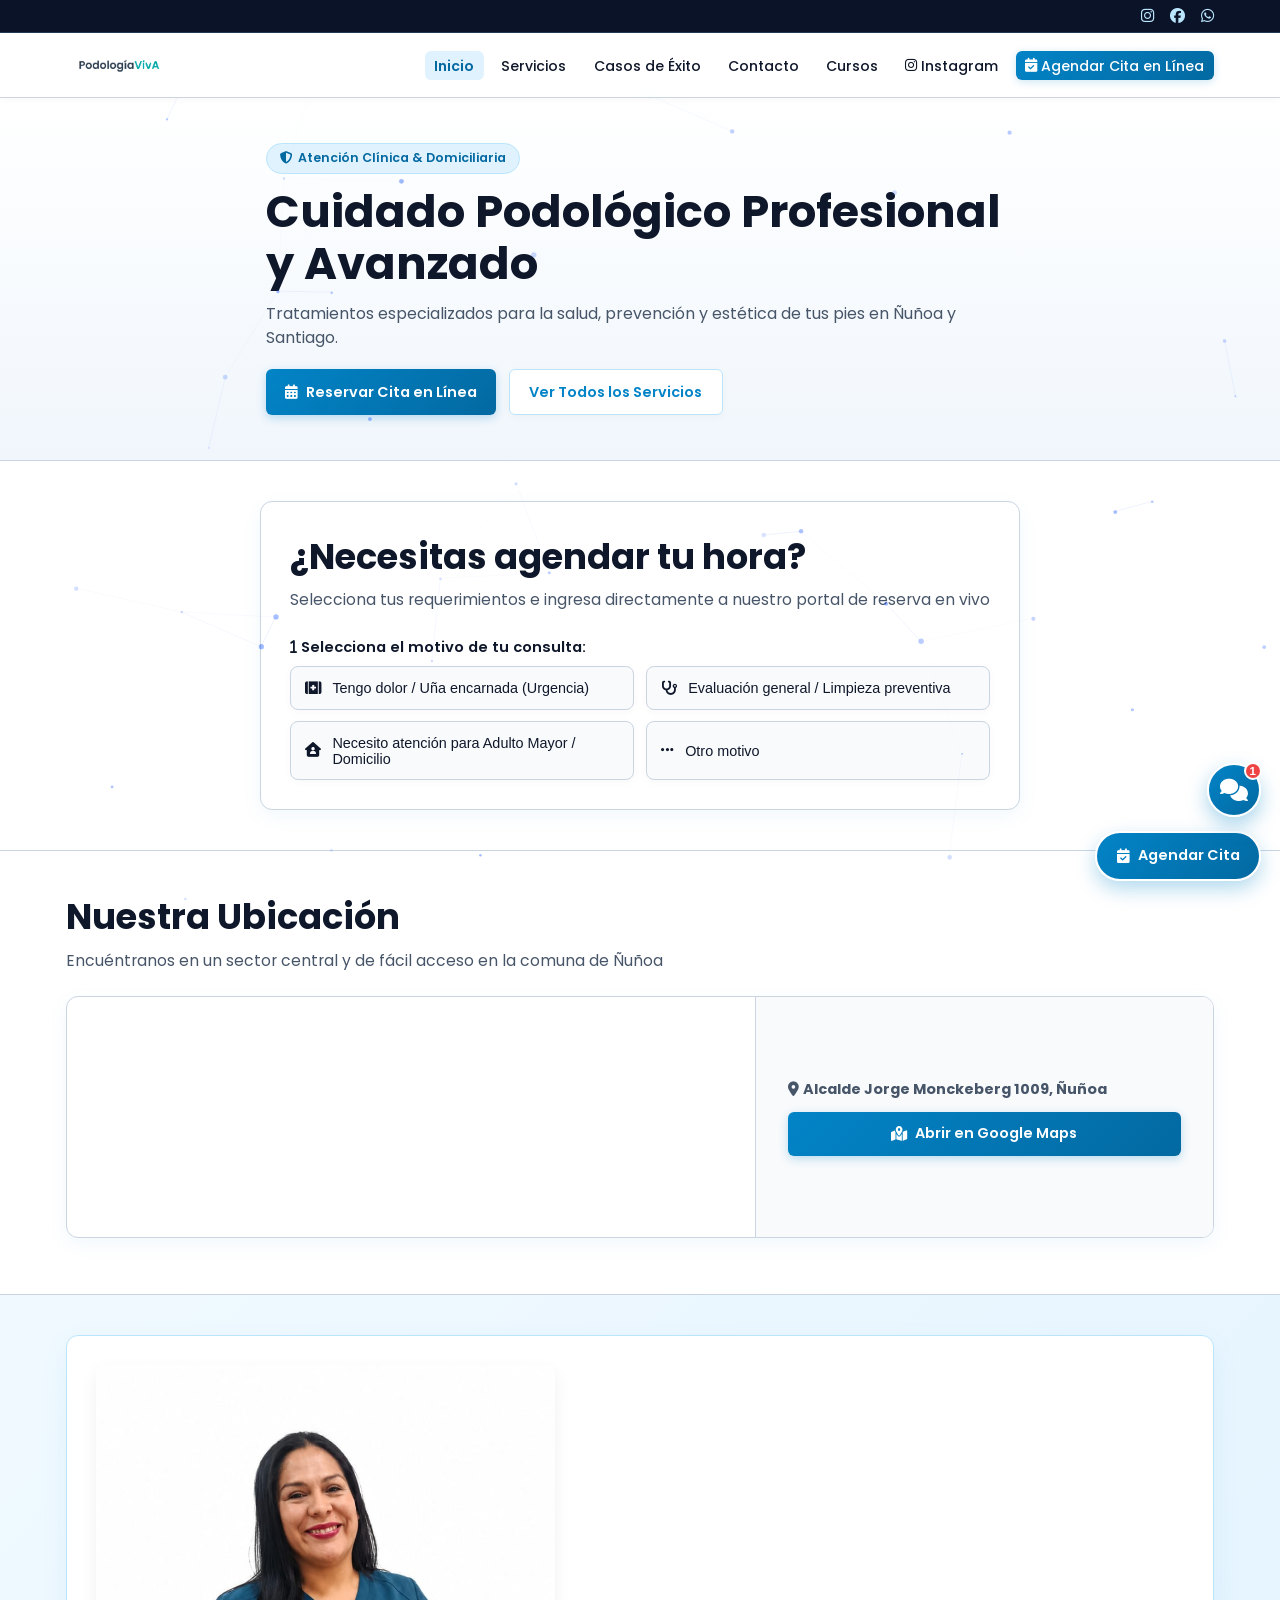
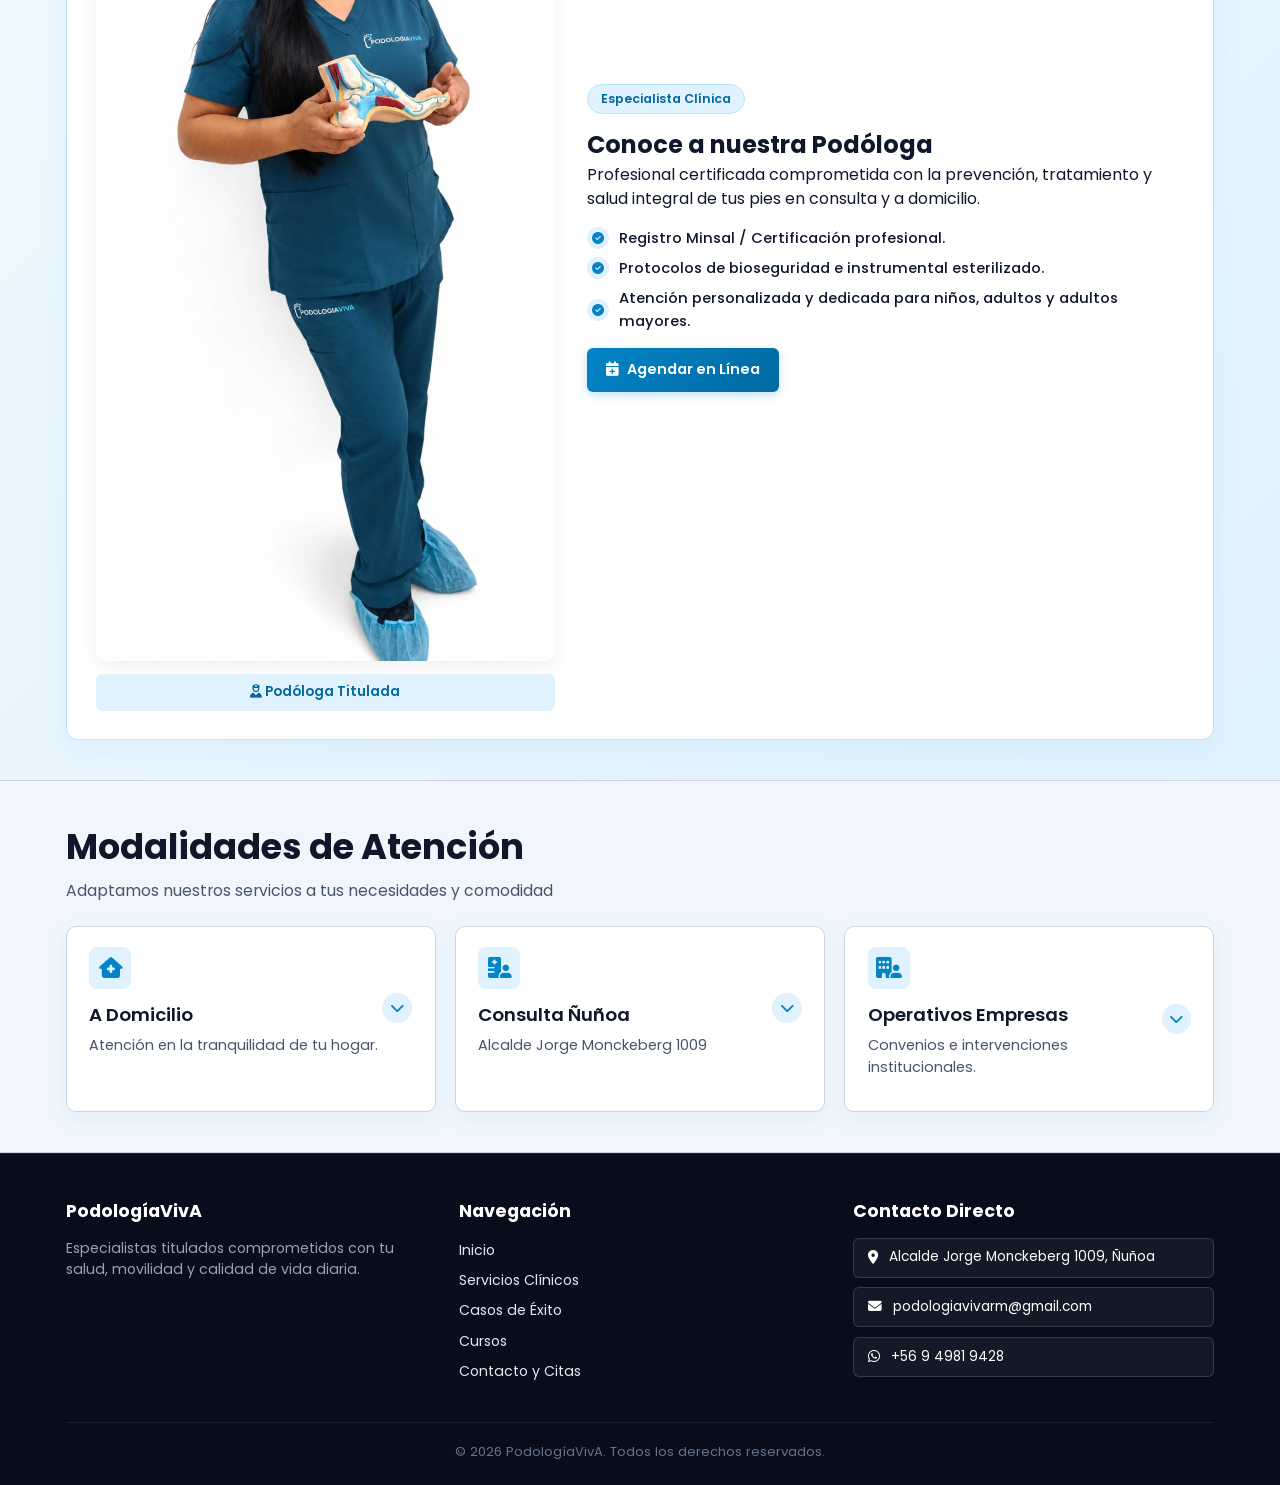
<file: index.html>
<!DOCTYPE html>
<html lang="es">
<head>
    <meta charset="UTF-8">
    <meta name="viewport" content="width=device-width, initial-scale=1.0">
    <title>Podología VivA | Salud y Bienestar en Ñuñoa</title>
    <!-- Google Fonts & Font Awesome -->
    <link href="https://fonts.googleapis.com/css2?family=Poppins:wght@300;400;500;600;700&display=swap" rel="stylesheet">
    <link rel="stylesheet" href="https://cdnjs.cloudflare.com/ajax/libs/font-awesome/6.4.0/css/all.min.css">
    <link rel="stylesheet" href="style.css">
    <link rel="icon" href="logo.png?v=1" type="image/png">
    <meta name="description" content="Podología profesional a domicilio y en consulta clínica en Ñuñoa. Especialistas en uña encarnada, hongos y adulto mayor.">
</head>
<body>

    <!-- Header Top Bar -->
    <header class="top-bar">
        <div class="container top-bar-content">
            <div class="top-socials">
                <a href="https://www.instagram.com/podologiaviva.cl" target="_blank" rel="noopener noreferrer" aria-label="Instagram"><i class="fa-brands fa-instagram"></i></a>
                <a href="https://www.facebook.com/Podologiaviva" target="_blank" rel="noopener noreferrer" aria-label="Facebook"><i class="fa-brands fa-facebook"></i></a>
                <a href="https://wa.me/56949819428?text=Hola%20Podología%20VivA,%20necesito%20agendar%20una%20atención" target="_blank" rel="noopener noreferrer" aria-label="WhatsApp"><i class="fa-brands fa-whatsapp"></i></a>
            </div>
        </div>
    </header>

    <!-- Navbar -->
    <nav class="navbar">
        <div class="container nav-container">
            <a href="index.html" class="logo">
                <img src="logo.png" alt="Podología VivA Logo" class="logo-img">
            </a>
            <ul class="nav-links" id="navLinks">
                <li><a href="index.html" class="active">Inicio</a></li>
                <li><a href="servicios.html">Servicios</a></li>
                <li><a href="casos_de_exito.html">Casos de Éxito</a></li>
                <li><a href="contacto.html">Contacto</a></li>
                <li><a href="cursos.html">Cursos</a></li>
                <li><a href="https://www.instagram.com/podologiaviva.cl" target="_blank" rel="noopener noreferrer" class="nav-ig"><i class="fa-brands fa-instagram"></i> Instagram</a></li>
                <li><a href="https://form-swart-eight.vercel.app/7e6d4e53-a1c4-4816-9393-ec5df99a0ef3" target="_blank" rel="noopener noreferrer" class="btn-nav"><i class="fa-solid fa-calendar-check"></i> Agendar Cita en Línea</a></li>
            </ul>
            <button class="mobile-menu-btn" id="menuToggle" aria-label="Abrir menú">
                <i class="fa-solid fa-bars"></i>
            </button>
        </div>
    </nav>

    <!-- Banner Principal (Hero) -->
    <section id="inicio" class="hero">
        <div class="hero-overlay"></div>
        <div class="hero-content container">
            <span class="badge"><i class="fa-solid fa-shield-halved"></i> Atención Clínica & Domiciliaria</span>
            <h1>Cuidado Podológico Profesional y Avanzado</h1>
            <p>Tratamientos especializados para la salud, prevención y estética de tus pies en Ñuñoa y Santiago.</p>

            <div class="hero-btns">
                <a href="https://form-swart-eight.vercel.app/7e6d4e53-a1c4-4816-9393-ec5df99a0ef3" class="btn-primary" target="_blank" rel="noopener noreferrer"><i class="fa-solid fa-calendar-days"></i> Reservar Cita en Línea</a>
                <a href="servicios.html" class="btn-secondary">Ver Todos los Servicios</a>
            </div>
        </div>
    </section>

    <!-- Asistente Inteligente de Agendamiento -->
    <section class="section bg-light">
        <div class="container">
            <div class="form-container smart-assistant-card">
                <h2 class="section-title">¿Necesitas agendar tu hora?</h2>
                <p class="section-subtitle">Selecciona tus requerimientos e ingresa directamente a nuestro portal de reserva en vivo</p>

                <!-- PASO 1: Motivo -->
                <div class="assistant-step">
                    <label class="assistant-label"><i class="fa-solid fa-1"></i> Selecciona el motivo de tu consulta:</label>
                    <div class="assistant-options" id="motivoOptions">
                        <button type="button" class="opt-btn" data-motivo="dolor">
                            <i class="fa-solid fa-kit-medical"></i> Tengo dolor / Uña encarnada (Urgencia)
                        </button>
                        <button type="button" class="opt-btn" data-motivo="preventiva">
                            <i class="fa-solid fa-stethoscope"></i> Evaluación general / Limpieza preventiva
                        </button>
                        <button type="button" class="opt-btn" data-motivo="adulto_mayor">
                            <i class="fa-solid fa-house-user"></i> Necesito atención para Adulto Mayor / Domicilio
                        </button>
                        <button type="button" class="opt-btn" data-motivo="otro">
                            <i class="fa-solid fa-ellipsis-h"></i> Otro motivo
                        </button>
                    </div>
                </div>

                <!-- PASO 2A: Modalidad -->
                <div class="assistant-step assistant-substep" id="stepModalidad" style="display: none;">
                    <label class="assistant-label"><i class="fa-solid fa-2"></i> Selecciona la modalidad de atención:</label>
                    <div class="assistant-options" id="modalidadOptions">
                        <button type="button" class="opt-btn" data-modalidad="consulta">
                            <i class="fa-solid fa-clinic-medical"></i> En Consulta (Ñuñoa)
                        </button>
                        <button type="button" class="opt-btn" data-modalidad="domicilio">
                            <i class="fa-solid fa-car"></i> A Domicilio
                        </button>
                    </div>
                </div>

                <!-- PASO 2B: Especificar "Otro" -->
                <div class="assistant-step assistant-substep" id="stepOtroTexto" style="display: none;">
                    <label class="assistant-label"><i class="fa-solid fa-pen-to-square"></i> Detalla brevemente lo que necesitas:</label>
                    <input type="text" id="inputOtroDetalle" class="assistant-input" placeholder="Ej: Consulta sobre tratamiento para hongos o heloma interdigital...">
                </div>

                <!-- PASO 3: Dirección -->
                <div class="assistant-step assistant-substep" id="stepDireccion" style="display: none;">
                    <label class="assistant-label"><i class="fa-solid fa-location-dot"></i> Introduce la dirección para la visita:</label>
                    <input type="text" id="inputDireccion" class="assistant-input" placeholder="Ej: Av. Grecia 1234, Ñuñoa / Providencia...">
                </div>

                <!-- BOTÓN ACCIÓN -->
                <div class="assistant-action" id="stepBoton" style="display: none; margin-top: 1rem;">
                    <a href="https://form-swart-eight.vercel.app/7e6d4e53-a1c4-4816-9393-ec5df99a0ef3" id="btnSmartBooking" target="_blank" rel="noopener noreferrer" class="btn-primary btn-block">
                        <i class="fa-solid fa-calendar-check"></i> Enviar 
                    </a>
                </div>
            </div>
        </div>
    </section>

    <section class="section bg-light" id="ubicacion">
    <div class="container">
        <h2 class="section-title">Nuestra Ubicación</h2>
        <p class="section-subtitle">Encuéntranos en un sector central y de fácil acceso en la comuna de Ñuñoa</p>

        <div class="map-card">
            <div class="map-container">
                <iframe 
                    src="https://www.google.com/maps/embed?pb=!1m18!1m12!1m3!1d3329.139889423719!2d-70.58988362351225!3d-33.45869329724185!2m3!1f0!2f0!3f0!3m2!1i1024!2i768!4f13.1!3m3!1m2!1s0x9692c99f93eeec21%3A0xb3641b0dfa90ca4a!2sAlcalde%20Jorge%20Monckeberg%201009%2C%20%C3%91u%C3%B1oa%2C%20Regi%C3%B3n%20Metropolitana!5e0!3m2!1ses!2scl!4v1710000000000!5m2!1ses!2scl" 
                    width="100%" 
                    height="300" 
                    style="border:0; display: block;" 
                    allowfullscreen="" 
                    loading="lazy" 
                    referrerpolicy="no-referrer-when-downgrade"
                    title="Ubicación Podología VivA Ñuñoa">
                </iframe>
            </div>
            <div class="map-info">
                <p><i class="fas fa-map-marker-alt"></i> <strong>Alcalde Jorge Monckeberg 1009, Ñuñoa</strong></p>
                <a href="https://maps.google.com/?q=Alcalde+Jorge+Monckeberg+1009,+Nunoa,+Santiago" target="_blank" rel="noopener noreferrer" class="btn-primary">
                    <i class="fa-solid fa-map-location-dot"></i> Abrir en Google Maps
                </a>
            </div>
        </div>
    </div>
</section>

    <!-- Sección Podóloga -->
    <section class="section-podologa">
        <div class="container">
            <div class="podologa-card">
                <div class="podologa-img-wrapper">
                    <div class="podologa-img-frame">
                        <img src="podologa.jpeg" alt="Podóloga Clínica Viviana" class="podologa-img">
                    </div>
                    <div class="podologa-badge-mobile">
                        <i class="fa-solid fa-user-nurse"></i> Podóloga Titulada
                    </div>
                </div>

                <div class="podologa-info">
                    <span class="badge">Especialista Clínica</span>
                    <h2>Conoce a nuestra Podóloga</h2>
                    <p class="podologa-desc">
                        Profesional certificada comprometida con la prevención, tratamiento y salud integral de tus pies en consulta y a domicilio.
                    </p>
                    <ul class="podologa-highlights">
                        <li><i class="fa-solid fa-circle-check"></i> Registro Minsal / Certificación profesional.</li>
                        <li><i class="fa-solid fa-circle-check"></i> Protocolos de bioseguridad e instrumental esterilizado.</li>
                        <li><i class="fa-solid fa-circle-check"></i> Atención personalizada y dedicada para niños, adultos y adultos mayores.</li>
                    </ul>
                    <div class="podologa-actions">
                        <a href="https://form-swart-eight.vercel.app/7e6d4e53-a1c4-4816-9393-ec5df99a0ef3" class="btn-primary" target="_blank" rel="noopener noreferrer">
                            <i class="fa-solid fa-calendar-plus"></i> Agendar en Línea
                        </a>
                    </div>
                </div>
            </div>
        </div>
    </section>

    <!-- Modalidades -->
    <section id="modalidades" class="section">
        <div class="container">
            <h2 class="section-title">Modalidades de Atención</h2>
            <p class="section-subtitle">Adaptamos nuestros servicios a tus necesidades y comodidad</p>
            
            <div class="grid-cards">
                <details class="card card-accordion">
                    <summary class="card-summary">
                        <div class="card-header-content">
                            <div class="card-icon"><i class="fa-solid fa-house-medical"></i></div>
                            <h3>A Domicilio</h3>
                            <p class="summary-desc">Atención en la tranquilidad de tu hogar.</p>
                        </div>
                        <span class="accordion-icon"><i class="fa-solid fa-chevron-down"></i></span>
                    </summary>
                    <div class="card-details-content">
                        <hr>
                        <p>Servicio ideal para adultos mayores, personas con movilidad reducida o agendas apretadas. Llevamos equipamiento e instrumental 100% esterilizado y sellado.</p>
                        <ul class="clinic-list">
                            <li><i class="fa-solid fa-check"></i> Cobertura en Ñuñoa y comunas cercanas.</li>
                            <li><i class="fa-solid fa-check"></i> Protocolos rigurosos de bioseguridad.</li>
                        </ul>
                        <a href="https://form-swart-eight.vercel.app/7e6d4e53-a1c4-4816-9393-ec5df99a0ef3" target="_blank" class="card-link-btn">Agendar Domicilio &rarr;</a>
                    </div>
                </details>

                <details class="card card-accordion">
                    <summary class="card-summary">
                        <div class="card-header-content">
                            <div class="card-icon"><i class="fa-solid fa-hospital-user"></i></div>
                            <h3>Consulta Ñuñoa</h3>
                            <p class="summary-desc">Alcalde Jorge Monckeberg 1009</p>
                        </div>
                        <span class="accordion-icon"><i class="fa-solid fa-chevron-down"></i></span>
                    </summary>
                    <div class="card-details-content">
                        <hr>
                        <p>Visítanos en nuestra consulta privada box clínico ubicada en <strong>Alcalde Jorge Monckeberg 1009, Ñuñoa</strong>. Entorno asistencial cómodo, seguro y equipado para la salud integral de tus pies.</p>
                        <ul class="clinic-list">
                            <li><i class="fa-solid fa-check"></i> Sillón podológico ergonómico.</li>
                            <li><i class="fa-solid fa-check"></i> Instrumental 100% esterilizado.</li>
                            <li><i class="fa-solid fa-location-dot"></i> Alcalde Jorge Monckeberg 1009, Ñuñoa.</li>
                        </ul>
                        <a href="https://form-swart-eight.vercel.app/7e6d4e53-a1c4-4816-9393-ec5df99a0ef3" target="_blank" class="card-link-btn">Reservar Hora &rarr;</a>
                    </div>
                </details>

                <details class="card card-accordion">
                    <summary class="card-summary">
                        <div class="card-header-content">
                            <div class="card-icon"><i class="fa-solid fa-building-user"></i></div>
                            <h3>Operativos Empresas</h3>
                            <p class="summary-desc">Convenios e intervenciones institucionales.</p>
                        </div>
                        <span class="accordion-icon"><i class="fa-solid fa-chevron-down"></i></span>
                    </summary>
                    <div class="card-details-content">
                        <hr>
                        <p>Jornadas de atención podológica preventiva y curativa dentro de las dependencias de tu empresa, institución u organización.</p>
                        <ul class="clinic-list">
                            <li><i class="fa-solid fa-check"></i> Evaluaciones preventivas de marcha.</li>
                            <li><i class="fa-solid fa-check"></i> Tarifas especiales y convenios corporativos.</li>
                        </ul>
                        <a href="contacto.html" class="card-link-btn">Solicitar Cotización &rarr;</a>
                    </div>
                </details>
            </div>
        </div>
    </section>

    <!-- Footer -->
    <footer class="footer">
        <div class="container">
            <div class="footer-grid">
                <div class="footer-col">
                    <h3>PodologíaVivA</h3>
                    <p>Especialistas titulados comprometidos con tu salud, movilidad y calidad de vida diaria.</p>
                </div>

                <div class="footer-col">
                    <h4>Navegación</h4>
                    <ul class="footer-links" style="list-style: none;">
                        <li><a href="index.html" style="color: inherit; text-decoration: none;">Inicio</a></li>
                        <li><a href="servicios.html" style="color: inherit; text-decoration: none;">Servicios Clínicos</a></li>
                        <li><a href="casos_de_exito.html" style="color: inherit; text-decoration: none;">Casos de Éxito</a></li>
                        <li><a href="cursos.html" style="color: inherit; text-decoration: none;">Cursos</a></li>
                        <li><a href="contacto.html" style="color: inherit; text-decoration: none;">Contacto y Citas</a></li>
                    </ul>
                </div>

                <div class="footer-col">
                    <h4>Contacto Directo</h4>
                    <div class="footer-contact-buttons">
                        <a href="https://maps.google.com" target="_blank" class="contact-btn-social phone-btn">
                            <i class="fas fa-map-marker-alt"></i>
                            <span>Alcalde Jorge Monckeberg 1009, Ñuñoa</span>
                        </a>
                        
                        <a href="mailto:podologiavivarm@gmail.com" class="contact-btn-social email-btn">
                            <i class="fas fa-envelope"></i>
                            <span>podologiavivarm@gmail.com</span>
                        </a>
                        
                        <a href="https://wa.me/56949819428" target="_blank" class="contact-btn-social whatsapp-btn">
                            <i class="fab fa-whatsapp"></i>
                            <span>+56 9 4981 9428</span>
                        </a>
                    </div>
                </div>
            </div>

            <div class="footer-bottom">
                <p>&copy; 2026 PodologíaVivA. Todos los derechos reservados.</p>
            </div>
        </div>
    </footer>

    <!-- Botón Flotante de Reservas -->
    <a href="https://form-swart-eight.vercel.app/7e6d4e53-a1c4-4816-9393-ec5df99a0ef3" class="whatsapp-float" target="_blank" rel="noopener noreferrer" aria-label="Reserva en Línea">
        <i class="fa-solid fa-calendar-check"></i>
        <span>Agendar Cita</span>
    </a>
    <!-- Widget Chatbot Viviana -->
<button id="chatbot-toggle-btn" class="chatbot-toggle-btn" aria-label="Abrir asistente virtual Viviana">
    <i class="fa-solid fa-comments"></i>
    <span class="chatbot-badge-unread">1</span>
</button>

<div id="chatbot-modal" class="chatbot-modal hidden">
    <div class="chatbot-header">
        <div class="chatbot-avatar-info">
            <div class="status-dot"></div>
            <div>
                <h4 class="chatbot-title">Viviana</h4>
                <p class="chatbot-subtitle">Asistente Podología VivA</p>
            </div>
        </div>
        <button id="chatbot-close-btn" class="chatbot-close-btn" aria-label="Cerrar chat">&times;</button>
    </div>

    <div id="chatbot-messages" class="chatbot-messages">
        <div class="chat-bubble bot-bubble">
            ¡Hola! 👋 Soy Viviana, tu asistente virtual en <strong>Podología VivA</strong>. ¿En qué te puedo ayudar hoy o necesitas agendar una atención?
        </div>
    </div>

    <div class="chatbot-input-container">
        <input type="text" id="chatbot-input" placeholder="Escribe tu consulta aquí..." autocomplete="off">
        <button id="chatbot-send-btn" class="chatbot-send-btn">
            <i class="fa-solid fa-paper-plane"></i>
        </button>
    </div>
</div>

    <script src="script.js"></script>
</body>
</html>
</file>
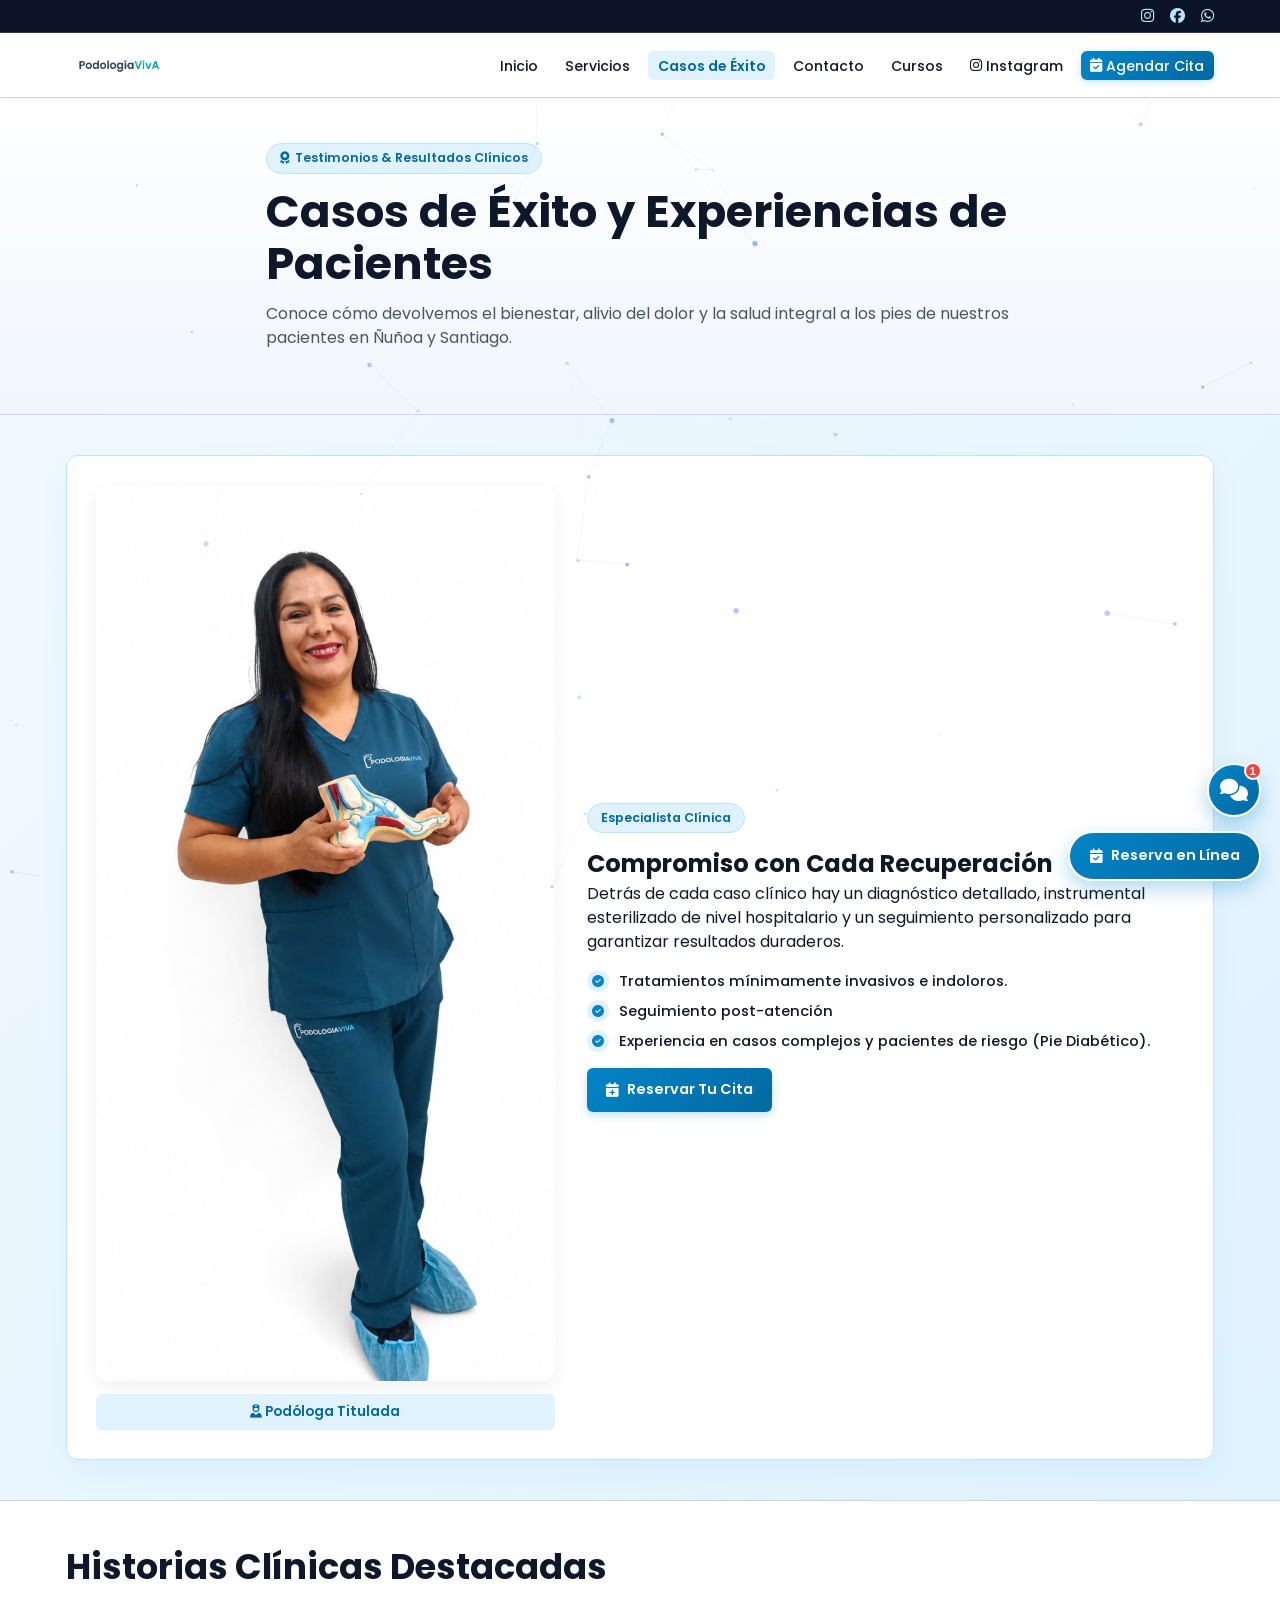
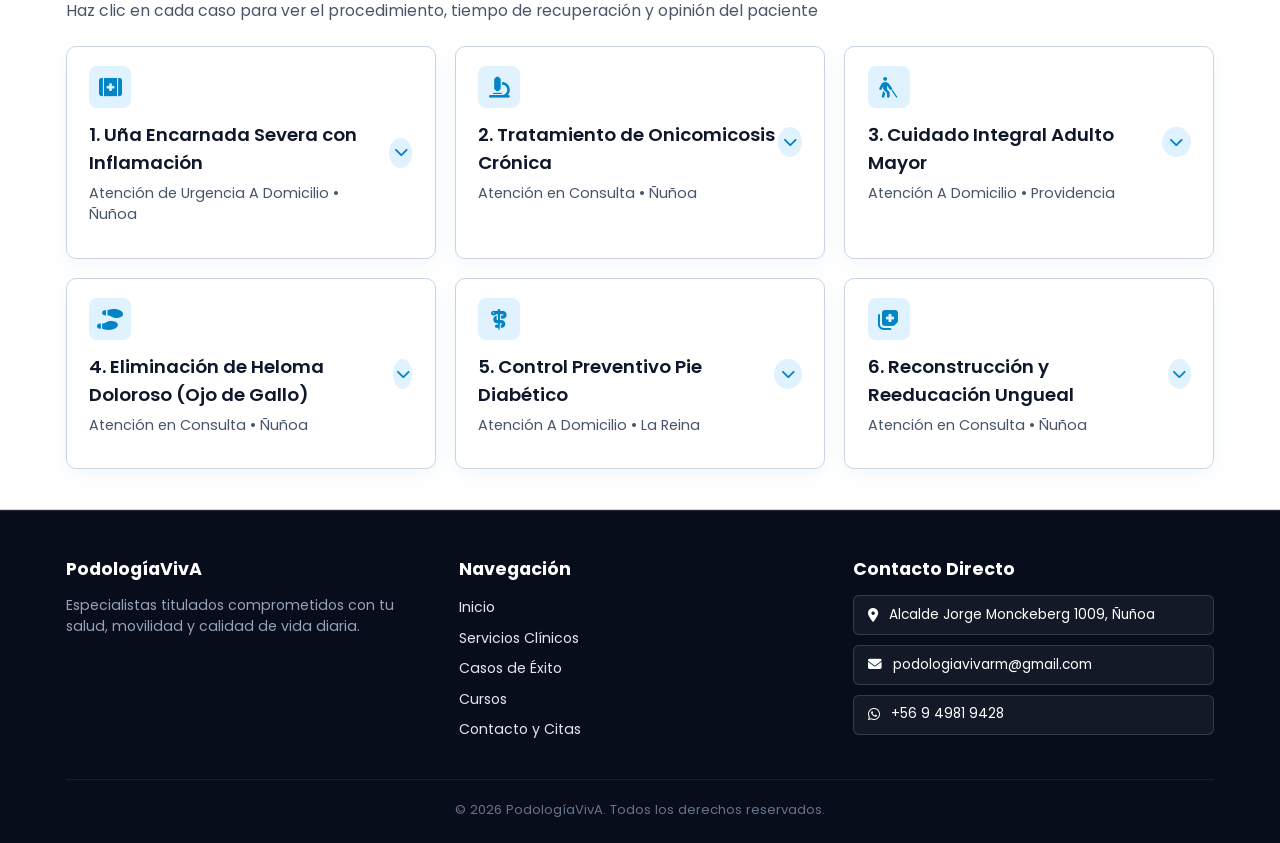
<file: casos_de_exito.html>
<!DOCTYPE html>
<html lang="es">
<head>
    <meta charset="UTF-8">
    <meta name="viewport" content="width=device-width, initial-scale=1.0">
    <title>Casos de Éxito | Podología VivA</title>
    <!-- Google Fonts & Font Awesome -->
    <link href="https://fonts.googleapis.com/css2?family=Poppins:wght@300;400;500;600;700&display=swap" rel="stylesheet">
    <link rel="stylesheet" href="https://cdnjs.cloudflare.com/ajax/libs/font-awesome/6.4.0/css/all.min.css">
    <link rel="stylesheet" href="style.css">
    <link rel="icon" href="logo.png?v=1" type="image/png">
    <meta name="description" content="Casos clínicos reales y testimonios de pacientes atendidos en consulta y a domicilio en Ñuñoa por Podología VivA.">
</head>
<body>

    <header class="top-bar">
        <div class="container top-bar-content">
            <div class="top-socials">
                <a href="https://www.instagram.com/podologiaviva.cl" target="_blank" rel="noopener noreferrer" aria-label="Instagram"><i class="fa-brands fa-instagram"></i></a>
                <a href="https://www.facebook.com/Podologiaviva" target="_blank" rel="noopener noreferrer" aria-label="Facebook"><i class="fa-brands fa-facebook"></i></a>
                <a href="https://wa.me/56949819428?text=Hola%20Podología%20VivA,%20necesito%20agendar%20una%20atención" target="_blank" rel="noopener noreferrer" aria-label="WhatsApp"><i class="fa-brands fa-whatsapp"></i></a>
            </div>
        </div>
    </header>

    <nav class="navbar">
        <div class="container nav-container">
            <a href="index.html" class="logo">
                <img src="logo.png" alt="Podología VivA Logo" class="logo-img">
            </a>
            <ul class="nav-links" id="navLinks">
                <li><a href="index.html">Inicio</a></li>
                <li><a href="servicios.html">Servicios</a></li>
                <li><a href="casos_de_exito.html" class="active">Casos de Éxito</a></li>
                <li><a href="contacto.html">Contacto</a></li>
                <li><a href="cursos.html">Cursos</a></li>
                <li><a href="https://www.instagram.com/podologiaviva.cl" target="_blank" rel="noopener noreferrer" class="nav-ig"><i class="fa-brands fa-instagram"></i> Instagram</a></li>
                <li><a href="https://form-swart-eight.vercel.app/7e6d4e53-a1c4-4816-9393-ec5df99a0ef3" target="_blank" rel="noopener noreferrer" class="btn-nav"><i class="fa-solid fa-calendar-check"></i> Agendar Cita</a></li>
            </ul>
            <button class="mobile-menu-btn" id="menuToggle" aria-label="Abrir menú">
                <i class="fa-solid fa-bars"></i>
            </button>
        </div>
    </nav>

    <section class="services-hero">
        <div class="hero-overlay"></div>
        <div class="container services-hero-content">
            <span class="badge"><i class="fa-solid fa-award"></i> Testimonios & Resultados Clínicos</span>
            <h1>Casos de Éxito y Experiencias de Pacientes</h1>
            <p>Conoce cómo devolvemos el bienestar, alivio del dolor y la salud integral a los pies de nuestros pacientes en Ñuñoa y Santiago.</p>
        </div>
    </section>

    <section class="section-podologa">
        <div class="container">
            <div class="podologa-card">
                <div class="podologa-img-wrapper">
                    <div class="podologa-img-frame">
                        <img src="podologa.jpeg" alt="Podóloga Clínica Viviana" class="podologa-img">
                    </div>
                    <div class="podologa-badge-mobile">
                        <i class="fa-solid fa-user-nurse"></i> Podóloga Titulada
                    </div>
                </div>

                <div class="podologa-info">
                    <span class="badge">Especialista Clínica</span>
                    <h2>Compromiso con Cada Recuperación</h2>
                    <p class="podologa-desc">
                        Detrás de cada caso clínico hay un diagnóstico detallado, instrumental esterilizado de nivel hospitalario y un seguimiento personalizado para garantizar resultados duraderos.
                    </p>
                    <ul class="podologa-highlights">
                        <li><i class="fa-solid fa-circle-check"></i> Tratamientos mínimamente invasivos e indoloros.</li>
                        <li><i class="fa-solid fa-circle-check"></i> Seguimiento post-atención</li>
                        <li><i class="fa-solid fa-circle-check"></i> Experiencia en casos complejos y pacientes de riesgo (Pie Diabético).</li>
                    </ul>
                    <div class="podologa-actions">
                        <a href="https://form-swart-eight.vercel.app/7e6d4e53-a1c4-4816-9393-ec5df99a0ef3" class="btn-primary" target="_blank" rel="noopener noreferrer">
                            <i class="fa-solid fa-calendar-plus"></i> Reservar Tu Cita
                        </a>
                    </div>
                </div>
            </div>
        </div>
    </section>

    <section class="section bg-light">
        <div class="container">
            <h2 class="section-title">Historias Clínicas Destacadas</h2>
            <p class="section-subtitle">Haz clic en cada caso para ver el procedimiento, tiempo de recuperación y opinión del paciente</p>

            <div class="grid-cards">
                <details class="card card-accordion">
                    <summary class="card-summary">
                        <div class="card-header-content">
                            <div class="card-icon"><i class="fa-solid fa-kit-medical"></i></div>
                            <h3>1. Uña Encarnada Severa con Inflamación</h3>
                            <p class="summary-desc">Atención de Urgencia A Domicilio • Ñuñoa</p>
                        </div>
                        <span class="accordion-icon"><i class="fa-solid fa-chevron-down"></i></span>
                    </summary>
                    <div class="card-details-content">
                        <hr>
                        <span class="case-tag tag-success"><i class="fa-solid fa-check"></i> Alivio Inmediato</span>
                        <p><strong>Situación:</strong> Paciente acudió con dolor agudo al caminar debido a una espícula encarnada en el hallux derecho con granuloma leve.</p>
                        <p><strong>Procedimiento:</strong> Espiculotomía técnica indolora, asepsia profunda de rodetes ungueales y curación oclusiva antiséptica.</p>
                        <p><strong>Tiempo de recuperación:</strong> 48 horas para remisión total del dolor.</p>
                        <blockquote class="patient-quote">
                            "Llegué con un dolor insoportable. La atención a domicilio fue extremadamente delicada y salí caminando sin molestias."
                            <br><small>— <strong>María Elena G.</strong></small>
                        </blockquote>
                        <a href="https://form-swart-eight.vercel.app/7e6d4e53-a1c4-4816-9393-ec5df99a0ef3" target="_blank" rel="noopener noreferrer" class="card-link-btn">Agendar Evaluación similar &rarr;</a>
                    </div>
                </details>

                <details class="card card-accordion">
                    <summary class="card-summary">
                        <div class="card-header-content">
                            <div class="card-icon"><i class="fa-solid fa-microscope"></i></div>
                            <h3>2. Tratamiento de Onicomicosis Crónica</h3>
                            <p class="summary-desc">Atención en Consulta • Ñuñoa</p>
                        </div>
                        <span class="accordion-icon"><i class="fa-solid fa-chevron-down"></i></span>
                    </summary>
                    <div class="card-details-content">
                        <hr>
                        <span class="case-tag tag-info"><i class="fa-solid fa-clock"></i> Proceso de 4 Meses</span>
                        <p><strong>Situación:</strong> Paciente con distrofia y engrosamiento por hongos en más del 60% de las láminas de ambos pies.</p>
                        <p><strong>Procedimiento:</strong> Desbastado micrométrico sistemático, limpieza de detritos subungueales y aplicación de protocolo antimicótico continuado.</p>
                        <p><strong>Resultado:</strong> Crecimiento de lámina sana desde la matriz y restauración estética completa.</p>
                        <blockquote class="patient-quote">
                            "Había probado varios remedios sin éxito. Gracias al seguimiento profesional de Podología VivA volví a usar calzado abierto."
                            <br><small>— <strong>Carlos M.</strong></small>
                        </blockquote>
                        <a href="https://form-swart-eight.vercel.app/7e6d4e53-a1c4-4816-9393-ec5df99a0ef3" target="_blank" rel="noopener noreferrer" class="card-link-btn">Reservar para Hongos &rarr;</a>
                    </div>
                </details>

                <details class="card card-accordion">
                    <summary class="card-summary">
                        <div class="card-header-content">
                            <div class="card-icon"><i class="fa-solid fa-person-walking-with-cane"></i></div>
                            <h3>3. Cuidado Integral Adulto Mayor</h3>
                            <p class="summary-desc">Atención A Domicilio • Providencia</p>
                        </div>
                        <span class="accordion-icon"><i class="fa-solid fa-chevron-down"></i></span>
                    </summary>
                    <div class="card-details-content">
                        <hr>
                        <span class="case-tag tag-success"><i class="fa-solid fa-heart"></i> Atención Preventiva</span>
                        <p><strong>Situación:</strong> Paciente de 82 años con hiperqueratosis plantar severa y dificultad para el autocuidado de sus uñas.</p>
                        <p><strong>Procedimiento:</strong> Profilaxis podológica completa, eliminación suave de durezas en zona de apoyo y emoliencia profunda con masajes reactivadores.</p>
                        <p><strong>Resultado:</strong> Recuperación instantánea de la comodidad en la marcha y prevención de fisuras profundas.</p>
                        <blockquote class="patient-quote">
                            "La paciencia y empatía con la que atienden a mi mamá es invaluable. Quedó encantada con el servicio a domicilio."
                            <br><small>— <strong>Patricia R. (Hija de paciente)</strong></small>
                        </blockquote>
                        <a href="https://form-swart-eight.vercel.app/7e6d4e53-a1c4-4816-9393-ec5df99a0ef3" target="_blank" rel="noopener noreferrer" class="card-link-btn">Agendar Domicilio &rarr;</a>
                    </div>
                </details>

                <details class="card card-accordion">
                    <summary class="card-summary">
                        <div class="card-header-content">
                            <div class="card-icon"><i class="fa-solid fa-shoe-prints"></i></div>
                            <h3>4. Eliminación de Heloma Doloroso (Ojo de Gallo)</h3>
                            <p class="summary-desc">Atención en Consulta • Ñuñoa</p>
                        </div>
                        <span class="accordion-icon"><i class="fa-solid fa-chevron-down"></i></span>
                    </summary>
                    <div class="card-details-content">
                        <hr>
                        <span class="case-tag tag-success"><i class="fa-solid fa-bolt"></i> Solución Inmediata</span>
                        <p><strong>Situación:</strong> Callosidad interdigital profundamente enraizada que provocaba dolor agudo con el uso de calzado cerrado.</p>
                        <p><strong>Procedimiento:</strong> Enucleación técnica del núcleo helósico sin incisiones profundas y protección siliconada de apoyo.</p>
                        <p><strong>Resultado:</strong> Desaparición instantánea de la presión dolorosa.</p>
                        <blockquote class="patient-quote">
                            "Sentía una aguja al caminar. En menos de media hora en la consulta lo solucionaron por completo sin ningún tipo de dolor."
                            <br><small>— <strong>Andrés S.</strong></small>
                        </blockquote>
                        <a href="https://form-swart-eight.vercel.app/7e6d4e53-a1c4-4816-9393-ec5df99a0ef3" target="_blank" rel="noopener noreferrer" class="card-link-btn">Agendar Consulta &rarr;</a>
                    </div>
                </details>

                <details class="card card-accordion">
                    <summary class="card-summary">
                        <div class="card-header-content">
                            <div class="card-icon"><i class="fa-solid fa-staff-snake"></i></div>
                            <h3>5. Control Preventivo Pie Diabético</h3>
                            <p class="summary-desc">Atención A Domicilio • La Reina</p>
                        </div>
                        <span class="accordion-icon"><i class="fa-solid fa-chevron-down"></i></span>
                    </summary>
                    <div class="card-details-content">
                        <hr>
                        <span class="case-tag tag-warning"><i class="fa-solid fa-shield-halved"></i> Alto Resguardo</span>
                        <p><strong>Situación:</strong> Paciente diabético que requería corte de uñas especializado para prevenir microlesiones o riesgo de infección.</p>
                        <p><strong>Procedimiento:</strong> Valoración de sensibilidad táctil/térmica, perfilado anatómico de bordes ungueales e hidratación biomecánica no irritante.</p>
                        <p><strong>Resultado:</strong> Pies libres de riesgo de úlceras y control mensual establecido.</p>
                        <blockquote class="patient-quote">
                            "Un excelente trato y conocimiento sobre el cuidado especial que requiere mi condición. Transmiten mucha tranquilidad."
                            <br><small>— <strong>Roberto F.</strong></small>
                        </blockquote>
                        <a href="https://form-swart-eight.vercel.app/7e6d4e53-a1c4-4816-9393-ec5df99a0ef3" target="_blank" rel="noopener noreferrer" class="card-link-btn">Reservar Pie Diabético &rarr;</a>
                    </div>
                </details>

                <details class="card card-accordion">
                    <summary class="card-summary">
                        <div class="card-header-content">
                            <div class="card-icon"><i class="fa-solid fa-notes-medical"></i></div>
                            <h3>6. Reconstrucción y Reeducación Ungueal</h3>
                            <p class="summary-desc">Atención en Consulta • Ñuñoa</p>
                        </div>
                        <span class="accordion-icon"><i class="fa-solid fa-chevron-down"></i></span>
                    </summary>
                    <div class="card-details-content">
                        <hr>
                        <span class="case-tag tag-info"><i class="fa-solid fa-wand-magic-sparkles"></i> Restauración Estética</span>
                        <p><strong>Situación:</strong> Paciente con uña deformada por traumatismo previo en la práctica deportiva.</p>
                        <p><strong>Procedimiento:</strong> Limpieza del lecho ungueal y adaptación de resina clínica podológica para guiado de crecimiento.</p>
                        <p><strong>Resultado:</strong> Apariencia natural e integración perfecta del canal ungueal.</p>
                        <blockquote class="patient-quote">
                            "No pensaba que mi uña volvería a verse normal. El resultado estético y funcional superó mis expectativas."
                            <br><small>— <strong>Valentina H.</strong></small>
                        </blockquote>
                        <a href="https://form-swart-eight.vercel.app/7e6d4e53-a1c4-4816-9393-ec5df99a0ef3" target="_blank" rel="noopener noreferrer" class="card-link-btn">Agendar Evaluación &rarr;</a>
                    </div>
                </details>
            </div>
        </div>
    </section>

    <!-- Footer -->
    <footer class="footer">
        <div class="container">
            <div class="footer-grid">
                <div class="footer-col">
                    <h3>PodologíaVivA</h3>
                    <p>Especialistas titulados comprometidos con tu salud, movilidad y calidad de vida diaria.</p>
                </div>

                <div class="footer-col">
                    <h4>Navegación</h4>
                    <ul class="footer-links" style="list-style: none;">
                        <li><a href="index.html" style="color: inherit; text-decoration: none;">Inicio</a></li>
                        <li><a href="servicios.html" style="color: inherit; text-decoration: none;">Servicios Clínicos</a></li>
                        <li><a href="casos_de_exito.html" style="color: inherit; text-decoration: none;">Casos de Éxito</a></li>
                        <li><a href="cursos.html" style="color: inherit; text-decoration: none;">Cursos</a></li>
                        <li><a href="contacto.html" style="color: inherit; text-decoration: none;">Contacto y Citas</a></li>
                    </ul>
                </div>

                <div class="footer-col">
                    <h4>Contacto Directo</h4>
                    <div class="footer-contact-buttons">
                        <a href="https://maps.google.com" target="_blank" class="contact-btn-social phone-btn">
                            <i class="fas fa-map-marker-alt"></i>
                            <span>Alcalde Jorge Monckeberg 1009, Ñuñoa</span>
                        </a>
                        
                        <a href="mailto:podologiavivarm@gmail.com" class="contact-btn-social email-btn">
                            <i class="fas fa-envelope"></i>
                            <span>podologiavivarm@gmail.com</span>
                        </a>
                        
                        <a href="https://wa.me/56949819428" target="_blank" class="contact-btn-social whatsapp-btn">
                            <i class="fab fa-whatsapp"></i>
                            <span>+56 9 4981 9428</span>
                        </a>
                    </div>
                </div>
            </div>

            <div class="footer-bottom">
                <p>&copy; 2026 PodologíaVivA. Todos los derechos reservados.</p>
            </div>
        </div>
    </footer>

    <a href="https://form-swart-eight.vercel.app/7e6d4e53-a1c4-4816-9393-ec5df99a0ef3" class="whatsapp-float" target="_blank" rel="noopener noreferrer" aria-label="Reserva en Línea">
        <i class="fa-solid fa-calendar-check"></i>
        <span>Reserva en Línea</span>
    </a>
    <!-- Widget Chatbot Viviana -->
<button id="chatbot-toggle-btn" class="chatbot-toggle-btn" aria-label="Abrir asistente virtual Viviana">
    <i class="fa-solid fa-comments"></i>
    <span class="chatbot-badge-unread">1</span>
</button>

<div id="chatbot-modal" class="chatbot-modal hidden">
    <div class="chatbot-header">
        <div class="chatbot-avatar-info">
            <div class="status-dot"></div>
            <div>
                <h4 class="chatbot-title">Viviana</h4>
                <p class="chatbot-subtitle">Asistente Podología VivA</p>
            </div>
        </div>
        <button id="chatbot-close-btn" class="chatbot-close-btn" aria-label="Cerrar chat">&times;</button>
    </div>

    <div id="chatbot-messages" class="chatbot-messages">
        <div class="chat-bubble bot-bubble">
            ¡Hola! 👋 Soy Viviana, tu asistente virtual en <strong>Podología VivA</strong>. ¿En qué te puedo ayudar hoy o necesitas agendar una atención?
        </div>
    </div>

    <div class="chatbot-input-container">
        <input type="text" id="chatbot-input" placeholder="Escribe tu consulta aquí..." autocomplete="off">
        <button id="chatbot-send-btn" class="chatbot-send-btn">
            <i class="fa-solid fa-paper-plane"></i>
        </button>
    </div>
</div>

    <script src="script.js"></script>
</body>
</file>
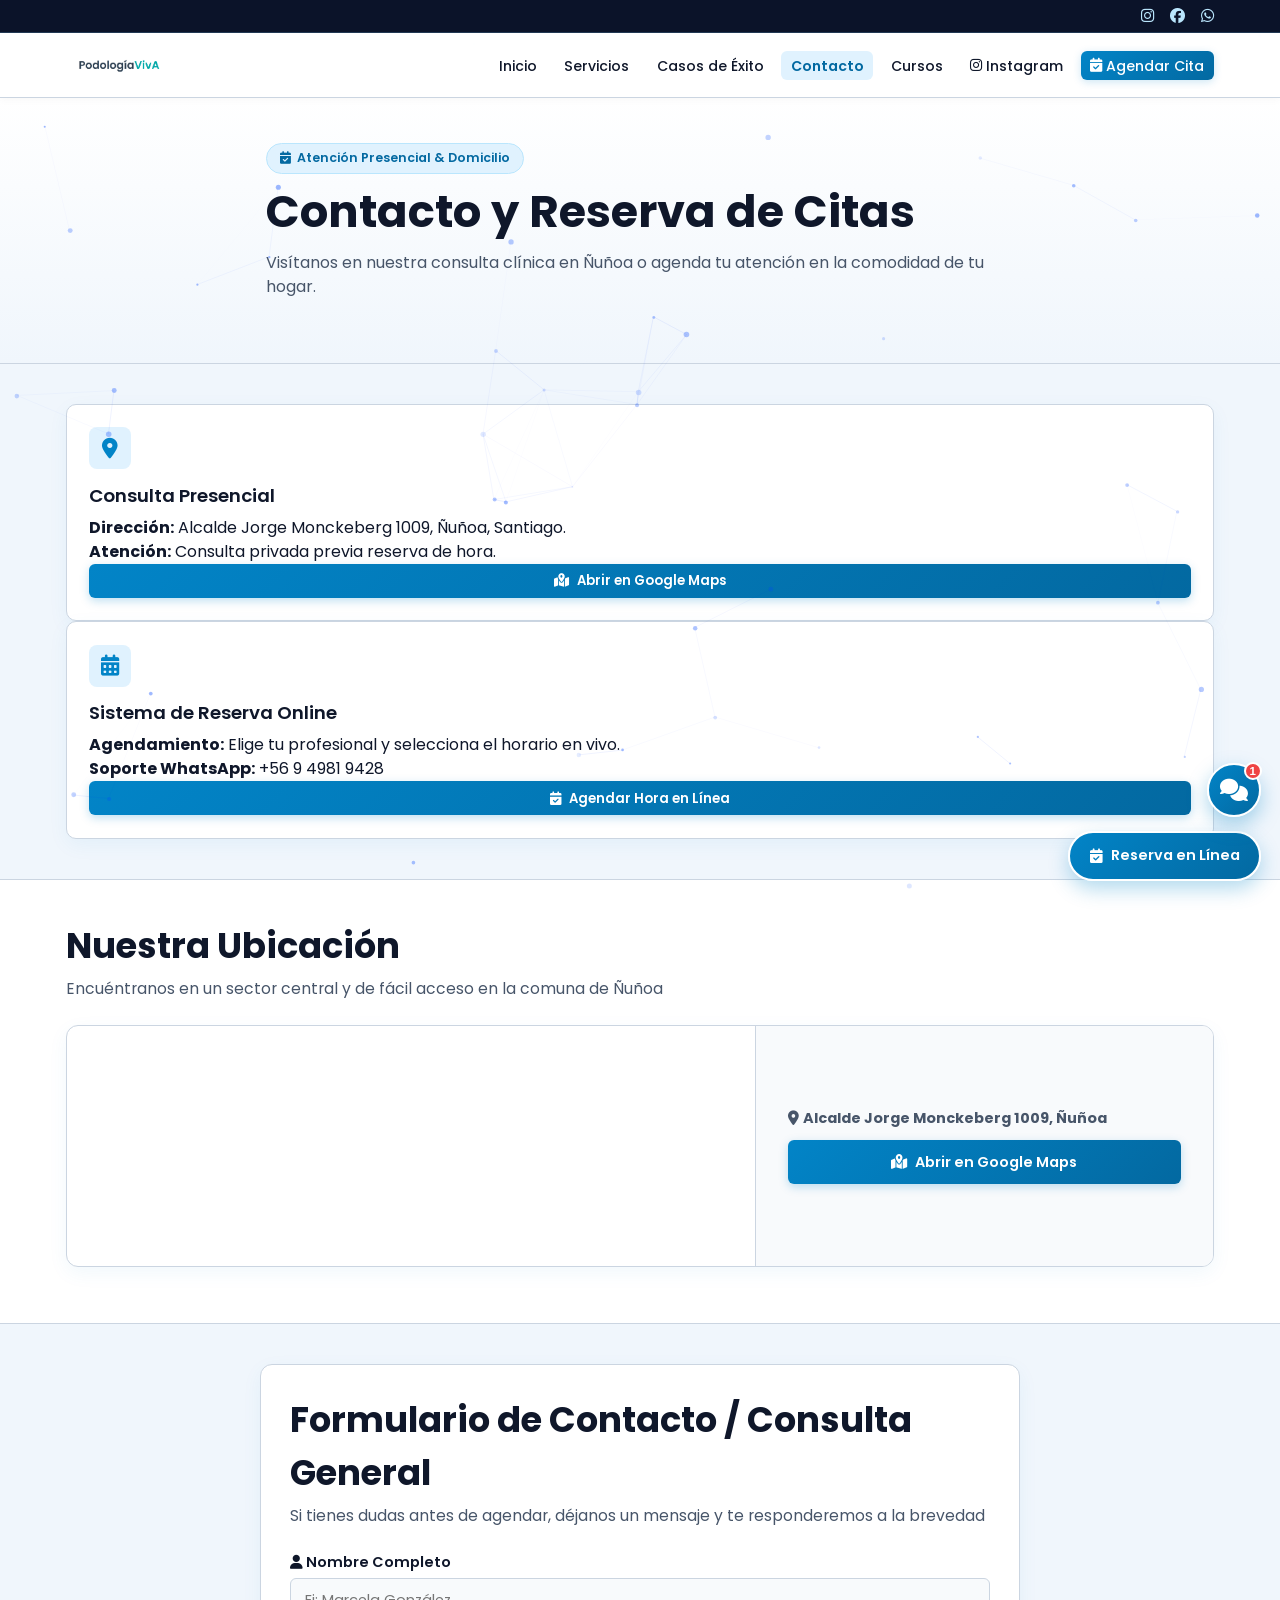
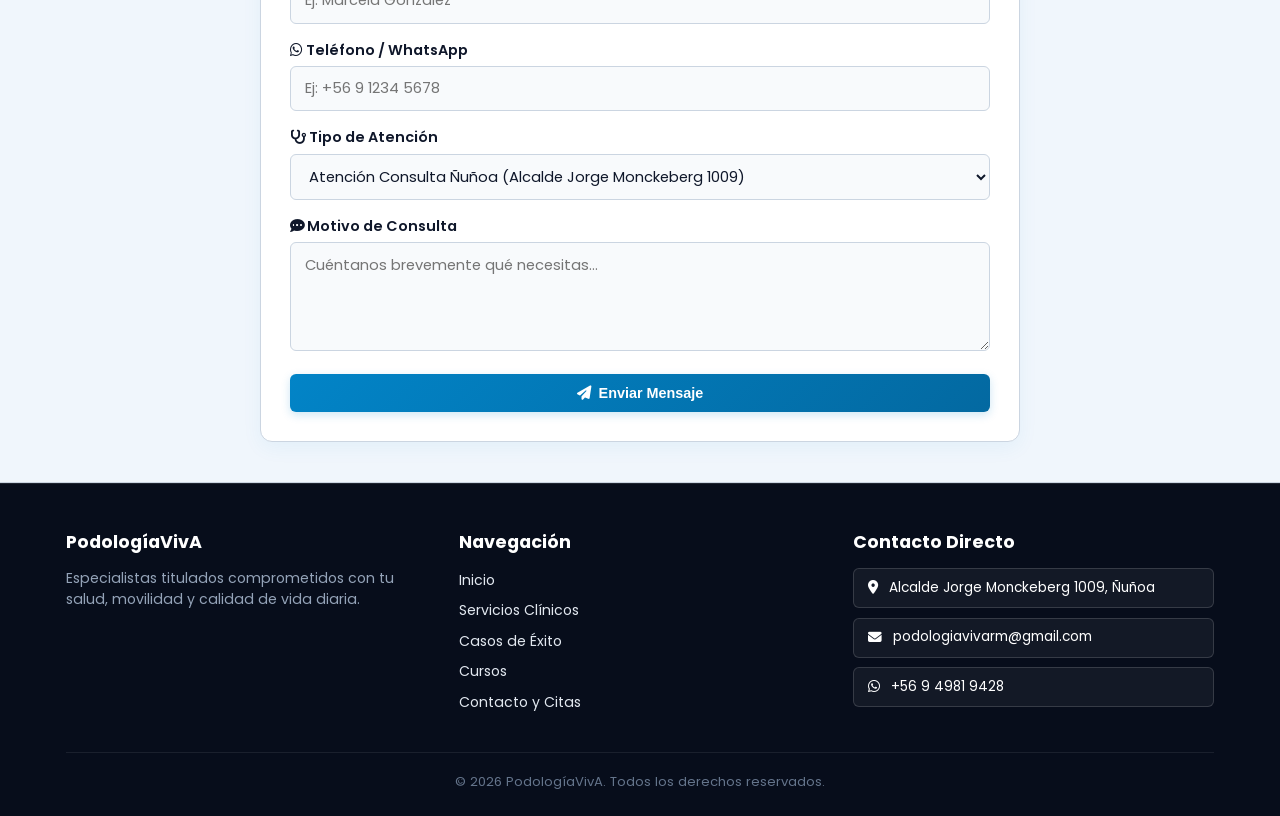
<file: contacto.html>
<!DOCTYPE html>
<html lang="es">
<head>
    <meta charset="UTF-8">
    <meta name="viewport" content="width=device-width, initial-scale=1.0">
    <title>Contacto y Citas | Podología VivA</title>
    <!-- Google Fonts & Font Awesome -->
    <link href="https://fonts.googleapis.com/css2?family=Poppins:wght@300;400;500;600;700&display=swap" rel="stylesheet">
    <link rel="stylesheet" href="https://cdnjs.cloudflare.com/ajax/libs/font-awesome/6.4.0/css/all.min.css">
    <link rel="stylesheet" href="style.css">
    <link rel="icon" href="logo.png?v=1" type="image/png">
    <meta name="description" content="Agenda tu cita de podología clínica en Ñuñoa o solicita atención a domicilio en Santiago con Podología VivA.">
</head>
<body>

    <header class="top-bar">
        <div class="container top-bar-content">
            <div class="top-socials">
                <a href="https://www.instagram.com/podologiaviva.cl" target="_blank" rel="noopener noreferrer" aria-label="Instagram"><i class="fa-brands fa-instagram"></i></a>
                <a href="https://www.facebook.com/Podologiaviva" target="_blank" rel="noopener noreferrer" aria-label="Facebook"><i class="fa-brands fa-facebook"></i></a>
                <a href="https://wa.me/56949819428?text=Hola%20Podología%20VivA,%20necesito%20agendar%20una%20atención" target="_blank" rel="noopener noreferrer" aria-label="WhatsApp"><i class="fa-brands fa-whatsapp"></i></a>
            </div>
        </div>
    </header>

    <nav class="navbar">
        <div class="container nav-container">
            <a href="index.html" class="logo">
                <img src="logo.png" alt="Podología VivA Logo" class="logo-img">
            </a>
            <ul class="nav-links" id="navLinks">
                <li><a href="index.html">Inicio</a></li>
                <li><a href="servicios.html">Servicios</a></li>
                <li><a href="casos_de_exito.html">Casos de Éxito</a></li>
                <li><a href="contacto.html" class="active">Contacto</a></li>
                <li><a href="cursos.html">Cursos</a></li>
                <li><a href="https://www.instagram.com/podologiaviva.cl" target="_blank" rel="noopener noreferrer" class="nav-ig"><i class="fa-brands fa-instagram"></i> Instagram</a></li>
                <li><a href="https://form-swart-eight.vercel.app/7e6d4e53-a1c4-4816-9393-ec5df99a0ef3" target="_blank" rel="noopener noreferrer" class="btn-nav"><i class="fa-solid fa-calendar-check"></i> Agendar Cita</a></li>
            </ul>
            <button class="mobile-menu-btn" id="menuToggle" aria-label="Abrir menú">
                <i class="fa-solid fa-bars"></i>
            </button>
        </div>
    </nav>

    <section class="services-hero">
        <div class="hero-overlay"></div>
        <div class="container services-hero-content">
            <span class="badge"><i class="fa-solid fa-calendar-check"></i> Atención Presencial & Domicilio</span>
            <h1>Contacto y Reserva de Citas</h1>
            <p>Visítanos en nuestra consulta clínica en Ñuñoa o agenda tu atención en la comodidad de tu hogar.</p>
        </div>
    </section>

    <section class="section">
        <div class="container">
            <div class="contact-cards-grid">
                <div class="card contact-card">
                    <div class="card-icon"><i class="fa-solid fa-location-dot"></i></div>
                    <h3>Consulta Presencial</h3>
                    <p class="contact-detail"><strong>Dirección:</strong> Alcalde Jorge Monckeberg 1009, Ñuñoa, Santiago.</p>
                    <p class="contact-detail"><strong>Atención:</strong> Consulta privada previa reserva de hora.</p>
                    <a href="https://maps.google.com/?q=Alcalde+Jorge+Monckeberg+1009,+Nunoa,+Santiago" target="_blank" rel="noopener noreferrer" class="btn-primary btn-sm">
                        <i class="fa-solid fa-map-location-dot"></i> Abrir en Google Maps
                    </a>
                </div>

                <div class="card contact-card">
                    <div class="card-icon"><i class="fa-solid fa-calendar-days"></i></div>
                    <h3>Sistema de Reserva Online</h3>
                    <p class="contact-detail"><strong>Agendamiento:</strong> Elige tu profesional y selecciona el horario en vivo.</p>
                    <p class="contact-detail"><strong>Soporte WhatsApp:</strong> +56 9 4981 9428</p>
                    <a href="https://form-swart-eight.vercel.app/7e6d4e53-a1c4-4816-9393-ec5df99a0ef3" target="_blank" rel="noopener noreferrer" class="btn-primary btn-sm btn-whatsapp">
                        <i class="fa-solid fa-calendar-check"></i> Agendar Hora en Línea
                    </a>
                </div>
            </div>
        </div>
    </section>

    <section class="section bg-light" id="ubicacion">
    <div class="container">
        <h2 class="section-title">Nuestra Ubicación</h2>
        <p class="section-subtitle">Encuéntranos en un sector central y de fácil acceso en la comuna de Ñuñoa</p>

        <div class="map-card">
            <div class="map-container">
                <iframe 
                    src="https://www.google.com/maps/embed?pb=!1m18!1m12!1m3!1d3329.139889423719!2d-70.58988362351225!3d-33.45869329724185!2m3!1f0!2f0!3f0!3m2!1i1024!2i768!4f13.1!3m3!1m2!1s0x9692c99f93eeec21%3A0xb3641b0dfa90ca4a!2sAlcalde%20Jorge%20Monckeberg%201009%2C%20%C3%91u%C3%B1oa%2C%20Regi%C3%B3n%20Metropolitana!5e0!3m2!1ses!2scl!4v1710000000000!5m2!1ses!2scl" 
                    width="100%" 
                    height="300" 
                    style="border:0; display: block;" 
                    allowfullscreen="" 
                    loading="lazy" 
                    referrerpolicy="no-referrer-when-downgrade"
                    title="Ubicación Podología VivA Ñuñoa">
                </iframe>
            </div>
            <div class="map-info">
                <p><i class="fas fa-map-marker-alt"></i> <strong>Alcalde Jorge Monckeberg 1009, Ñuñoa</strong></p>
                <a href="https://maps.google.com/?q=Alcalde+Jorge+Monckeberg+1009,+Nunoa,+Santiago" target="_blank" rel="noopener noreferrer" class="btn-primary">
                    <i class="fa-solid fa-map-location-dot"></i> Abrir en Google Maps
                </a>
            </div>
        </div>
    </div>
</section>

    <section class="section" id="formulario">
        <div class="container">
            <div class="form-container">
                <h2 class="section-title">Formulario de Contacto / Consulta General</h2>
                <p class="section-subtitle">Si tienes dudas antes de agendar, déjanos un mensaje y te responderemos a la brevedad</p>

                <form action="https://formspree.io/f/mwvaapnw" method="POST">
                    <div class="form-group">
                        <label for="nombre"><i class="fa-solid fa-user"></i> Nombre Completo</label>
                        <input type="text" id="nombre" name="Nombre" placeholder="Ej: Marcela González" required autocomplete="name">
                    </div>

                    <div class="form-group">
                        <label for="whatsapp"><i class="fa-brands fa-whatsapp"></i> Teléfono / WhatsApp</label>
                        <input type="tel" id="whatsapp" name="WhatsApp" placeholder="Ej: +56 9 1234 5678" required autocomplete="tel">
                    </div>

                    <div class="form-group">
                        <label for="servicio"><i class="fa-solid fa-stethoscope"></i> Tipo de Atención</label>
                        <select id="servicio" name="Servicio">
                            <option value="Atención Consulta Ñuñoa">Atención Consulta Ñuñoa (Alcalde Jorge Monckeberg 1009)</option>
                            <option value="Atención a Domicilio">Atención a Domicilio</option>
                            <option value="Operativo Empresas">Operativo Institucional / Empresas</option>
                        </select>
                    </div>

                    <div class="form-group">
                        <label for="mensaje"><i class="fa-solid fa-comment-dots"></i> Motivo de Consulta</label>
                        <textarea id="mensaje" name="Mensaje" rows="4" placeholder="Cuéntanos brevemente qué necesitas..."></textarea>
                    </div>

                    <button type="submit" class="btn-submit">
                        <i class="fa-solid fa-paper-plane"></i> Enviar Mensaje
                    </button>
                </form>
            </div>
        </div>
    </section>

    <!-- Footer -->
    <footer class="footer">
        <div class="container">
            <div class="footer-grid">
                <div class="footer-col">
                    <h3>PodologíaVivA</h3>
                    <p>Especialistas titulados comprometidos con tu salud, movilidad y calidad de vida diaria.</p>
                </div>

                <div class="footer-col">
                    <h4>Navegación</h4>
                    <ul class="footer-links" style="list-style: none;">
                        <li><a href="index.html" style="color: inherit; text-decoration: none;">Inicio</a></li>
                        <li><a href="servicios.html" style="color: inherit; text-decoration: none;">Servicios Clínicos</a></li>
                        <li><a href="casos_de_exito.html" style="color: inherit; text-decoration: none;">Casos de Éxito</a></li>
                        <li><a href="cursos.html" style="color: inherit; text-decoration: none;">Cursos</a></li>
                        <li><a href="contacto.html" style="color: inherit; text-decoration: none;">Contacto y Citas</a></li>
                    </ul>
                </div>

                <div class="footer-col">
                    <h4>Contacto Directo</h4>
                    <div class="footer-contact-buttons">
                        <a href="https://maps.google.com" target="_blank" class="contact-btn-social phone-btn">
                            <i class="fas fa-map-marker-alt"></i>
                            <span>Alcalde Jorge Monckeberg 1009, Ñuñoa</span>
                        </a>
                        
                        <a href="mailto:podologiavivarm@gmail.com" class="contact-btn-social email-btn">
                            <i class="fas fa-envelope"></i>
                            <span>podologiavivarm@gmail.com</span>
                        </a>
                        
                        <a href="https://wa.me/56949819428" target="_blank" class="contact-btn-social whatsapp-btn">
                            <i class="fab fa-whatsapp"></i>
                            <span>+56 9 4981 9428</span>
                        </a>
                    </div>
                </div>
            </div>

            <div class="footer-bottom">
                <p>&copy; 2026 PodologíaVivA. Todos los derechos reservados.</p>
            </div>
        </div>
    </footer>

    <a href="https://form-swart-eight.vercel.app/7e6d4e53-a1c4-4816-9393-ec5df99a0ef3" class="whatsapp-float" target="_blank" rel="noopener noreferrer" aria-label="Reserva en Línea">
        <i class="fa-solid fa-calendar-check"></i>
        <span>Reserva en Línea</span>
    </a>
    <!-- Widget Chatbot Viviana -->
<button id="chatbot-toggle-btn" class="chatbot-toggle-btn" aria-label="Abrir asistente virtual Viviana">
    <i class="fa-solid fa-comments"></i>
    <span class="chatbot-badge-unread">1</span>
</button>

<div id="chatbot-modal" class="chatbot-modal hidden">
    <div class="chatbot-header">
        <div class="chatbot-avatar-info">
            <div class="status-dot"></div>
            <div>
                <h4 class="chatbot-title">Viviana</h4>
                <p class="chatbot-subtitle">Asistente Podología VivA</p>
            </div>
        </div>
        <button id="chatbot-close-btn" class="chatbot-close-btn" aria-label="Cerrar chat">&times;</button>
    </div>

    <div id="chatbot-messages" class="chatbot-messages">
        <div class="chat-bubble bot-bubble">
            ¡Hola! 👋 Soy Viviana, tu asistente virtual en <strong>Podología VivA</strong>. ¿En qué te puedo ayudar hoy o necesitas agendar una atención?
        </div>
    </div>

    <div class="chatbot-input-container">
        <input type="text" id="chatbot-input" placeholder="Escribe tu consulta aquí..." autocomplete="off">
        <button id="chatbot-send-btn" class="chatbot-send-btn">
            <i class="fa-solid fa-paper-plane"></i>
        </button>
    </div>
</div>

    <script src="script.js"></script>
</body>
</html>
</file>
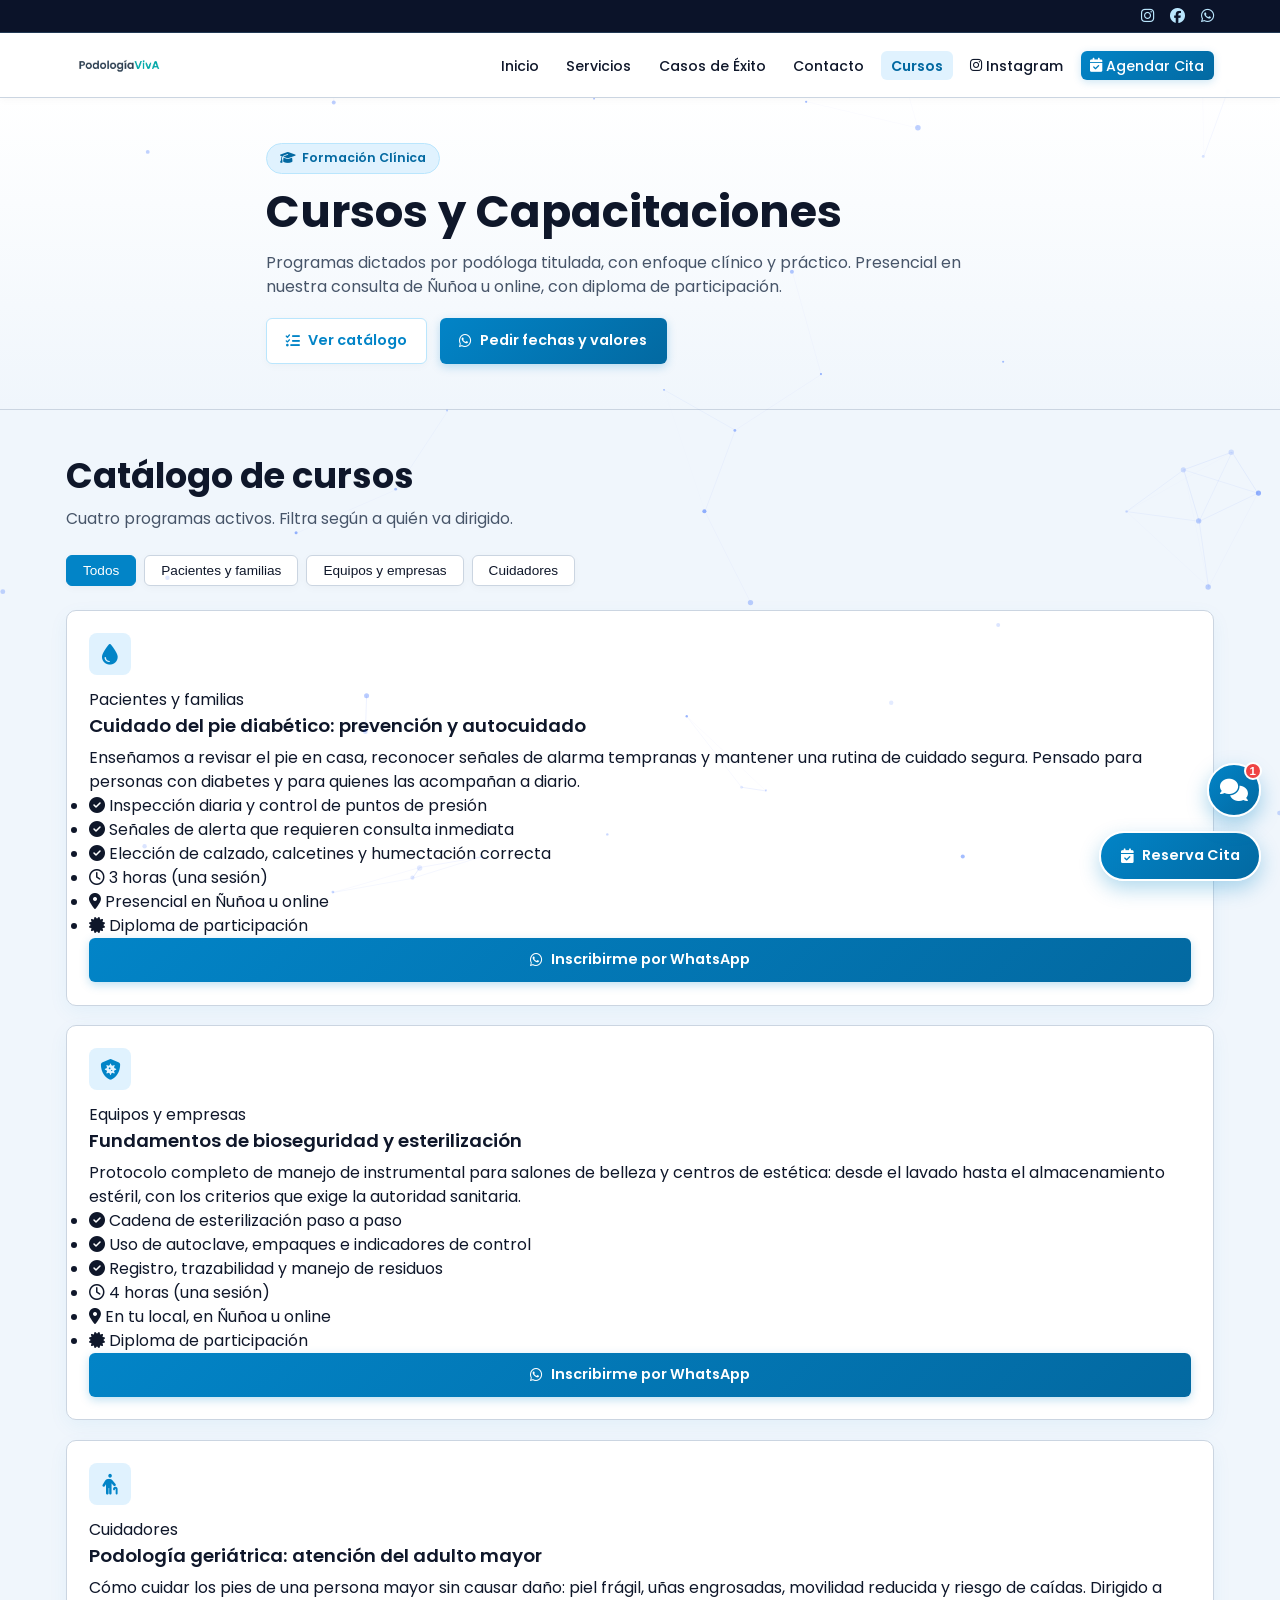
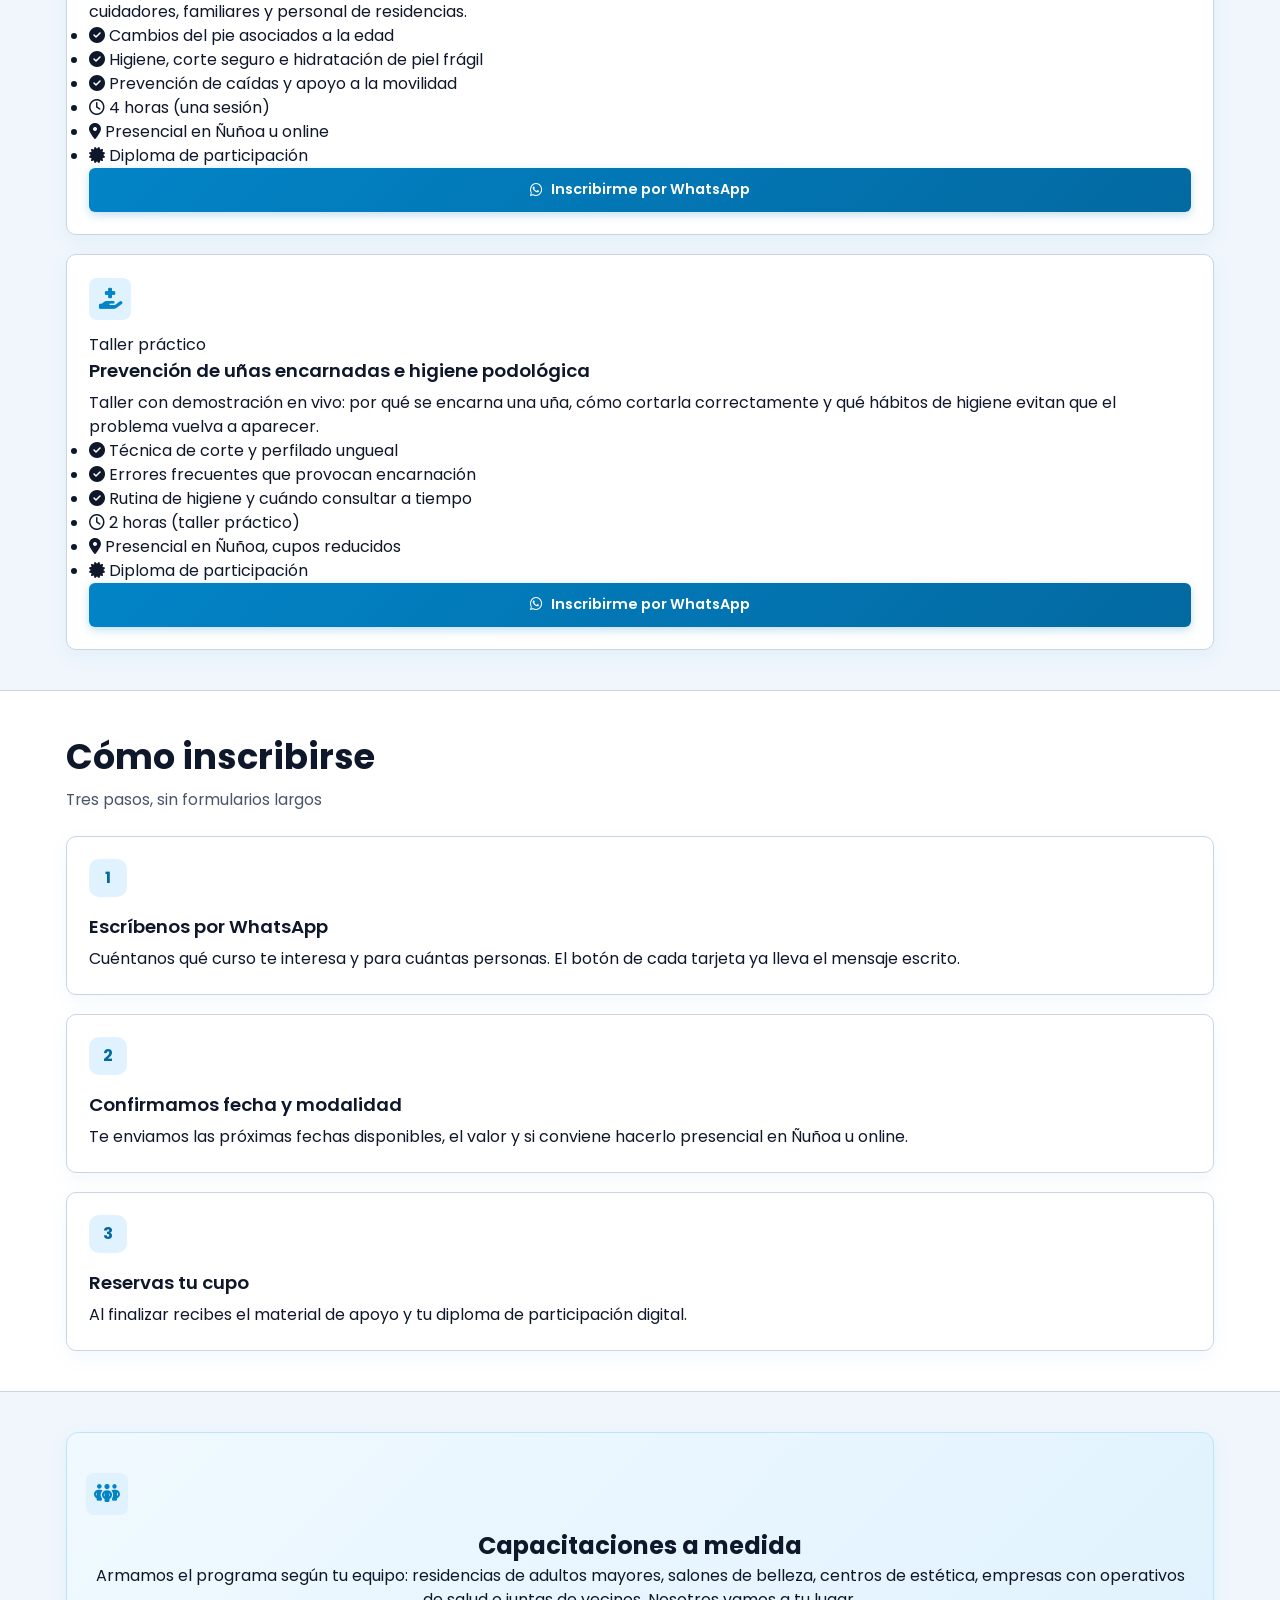
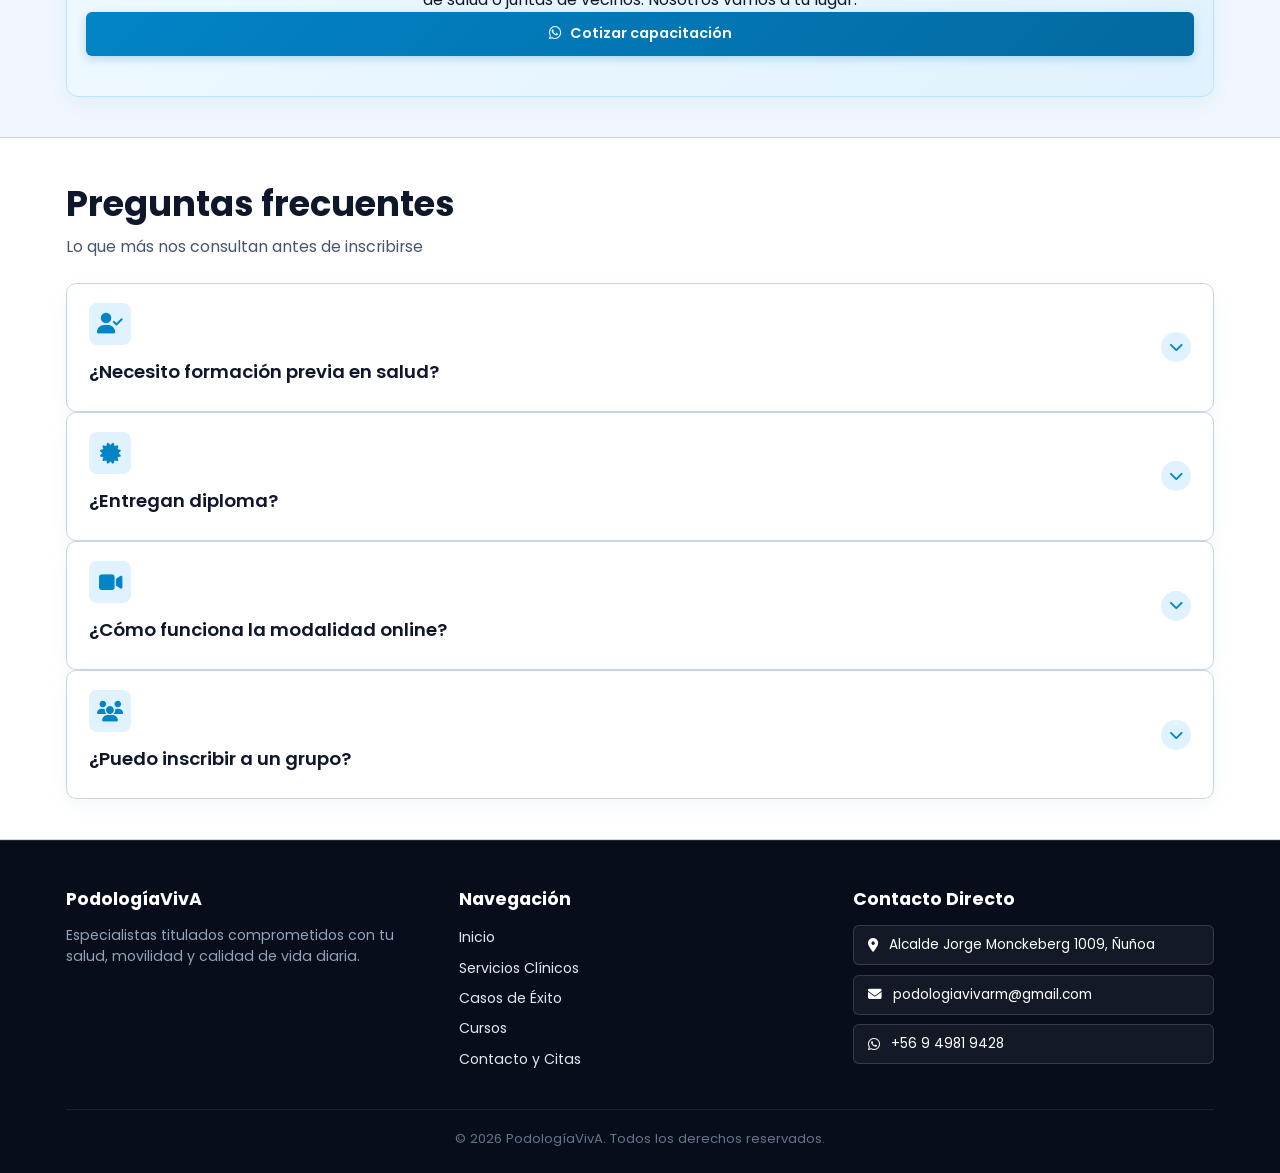
<file: cursos.html>
<!DOCTYPE html>
<html lang="es">
<head>
    <meta charset="UTF-8">
    <meta name="viewport" content="width=device-width, initial-scale=1.0">
    <title>Cursos y Capacitaciones Clínicas | Podología VivA</title>

    <!-- SEO -->
    <meta name="description" content="Cursos y capacitaciones en podología clínica dictados por podóloga titulada: pie diabético, bioseguridad y esterilización, podología geriátrica y prevención de uñas encarnadas. Modalidad presencial en Ñuñoa u online.">
    <meta name="robots" content="index, follow">
    <link rel="canonical" href="https://podologiaviva.cl/cursos.html">

    <!-- Redes sociales -->
    <meta property="og:type" content="website">
    <meta property="og:locale" content="es_CL">
    <meta property="og:site_name" content="Podología VivA">
    <meta property="og:title" content="Cursos y Capacitaciones Clínicas | Podología VivA">
    <meta property="og:description" content="Formación en pie diabético, bioseguridad, podología geriátrica y prevención de uñas encarnadas. Presencial en Ñuñoa u online, con diploma de participación.">
    <meta property="og:url" content="https://podologiaviva.cl/cursos.html">
    <meta property="og:image" content="https://podologiaviva.cl/logo.png">

    <!-- Google Fonts & Font Awesome -->
    <link rel="preconnect" href="https://fonts.googleapis.com">
    <link rel="preconnect" href="https://fonts.gstatic.com" crossorigin>
    <link href="https://fonts.googleapis.com/css2?family=Poppins:wght@300;400;500;600;700;800&display=swap" rel="stylesheet">
    <link rel="stylesheet" href="https://cdnjs.cloudflare.com/ajax/libs/font-awesome/6.4.0/css/all.min.css">
    <link rel="stylesheet" href="style.css">
    <link rel="icon" href="logo.png?v=1" type="image/png">
</head>
<body>

    <a href="#contenido" class="skip-link">Saltar al contenido principal</a>

    <header class="top-bar">
        <div class="container top-bar-content">
            <div class="top-socials">
                <a href="https://www.instagram.com/podologiaviva.cl" target="_blank" rel="noopener noreferrer" aria-label="Instagram de Podología VivA"><i class="fa-brands fa-instagram" aria-hidden="true"></i></a>
                <a href="https://www.facebook.com/Podologiaviva" target="_blank" rel="noopener noreferrer" aria-label="Facebook de Podología VivA"><i class="fa-brands fa-facebook" aria-hidden="true"></i></a>
                <a href="https://wa.me/56949819428?text=Hola%20Podolog%C3%ADa%20VivA%2C%20necesito%20agendar%20una%20atenci%C3%B3n" target="_blank" rel="noopener noreferrer" aria-label="Escribir por WhatsApp"><i class="fa-brands fa-whatsapp" aria-hidden="true"></i></a>
            </div>
        </div>
    </header>

    <nav class="navbar" aria-label="Navegación principal">
        <div class="container nav-container">
            <a href="index.html" class="logo" aria-label="Podología VivA, ir al inicio">
                <img src="logo.png" alt="Podología VivA" class="logo-img" width="150" height="32">
            </a>
            <ul class="nav-links" id="navLinks">
                <li><a href="index.html">Inicio</a></li>
                <li><a href="servicios.html">Servicios</a></li>
                <li><a href="casos_de_exito.html">Casos de Éxito</a></li>
                <li><a href="contacto.html">Contacto</a></li>
                <li><a href="cursos.html" class="active" aria-current="page">Cursos</a></li>
                <li><a href="https://www.instagram.com/podologiaviva.cl" target="_blank" rel="noopener noreferrer" class="nav-ig"><i class="fa-brands fa-instagram" aria-hidden="true"></i> Instagram</a></li>
                <li><a href="https://form-swart-eight.vercel.app/7e6d4e53-a1c4-4816-9393-ec5df99a0ef3" target="_blank" rel="noopener noreferrer" class="btn-nav"><i class="fa-solid fa-calendar-check" aria-hidden="true"></i> Agendar Cita</a></li>
            </ul>
            <button class="mobile-menu-btn" id="menuToggle" aria-label="Abrir menú de navegación" aria-expanded="false" aria-controls="navLinks">
                <i class="fa-solid fa-bars" aria-hidden="true"></i>
            </button>
        </div>
    </nav>

    <main id="contenido">

        <!-- ===== HERO ===== -->
        <section class="services-hero" aria-labelledby="tituloCursos">
            <div class="container services-hero-content">
                <span class="badge"><i class="fa-solid fa-graduation-cap" aria-hidden="true"></i> Formación Clínica</span>
                <h1 id="tituloCursos">Cursos y Capacitaciones</h1>
                <p>Programas dictados por podóloga titulada, con enfoque clínico y práctico. Presencial en nuestra consulta de Ñuñoa u online, con diploma de participación.</p>
                <div class="hero-btns">
                    <a href="#catalogo" class="btn-secondary"><i class="fa-solid fa-list-check" aria-hidden="true"></i> Ver catálogo</a>
                    <a href="https://wa.me/56949819428?text=Hola%20Podolog%C3%ADa%20VivA%2C%20quisiera%20recibir%20el%20programa%20y%20las%20pr%C3%B3ximas%20fechas%20de%20los%20cursos" target="_blank" rel="noopener noreferrer" class="btn-primary"><i class="fa-brands fa-whatsapp" aria-hidden="true"></i> Pedir fechas y valores</a>
                </div>
            </div>
        </section>

        <!-- ===== CATÁLOGO ===== -->
        <section class="section" id="catalogo" aria-labelledby="tituloCatalogo">
            <div class="container">
                <h2 class="section-title" id="tituloCatalogo">Catálogo de cursos</h2>
                <p class="section-subtitle">Cuatro programas activos. Filtra según a quién va dirigido.</p>

                <div class="category-filter-wrapper">
                    <div class="filter-buttons" role="group" aria-label="Filtrar cursos por público">
                        <button type="button" class="filter-btn active" data-filter="all">Todos</button>
                        <button type="button" class="filter-btn" data-filter="pacientes">Pacientes y familias</button>
                        <button type="button" class="filter-btn" data-filter="equipos">Equipos y empresas</button>
                        <button type="button" class="filter-btn" data-filter="cuidadores">Cuidadores</button>
                    </div>
                </div>

                <div class="cursos-grid">

                    <!-- Curso 1 -->
                    <article class="card curso-card service-item" data-category="pacientes" aria-labelledby="curso1">
                        <div class="curso-card-head">
                            <span class="card-icon" aria-hidden="true"><i class="fa-solid fa-droplet"></i></span>
                            <span class="curso-tag">Pacientes y familias</span>
                        </div>

                        <h3 id="curso1">Cuidado del pie diabético: prevención y autocuidado</h3>
                        <p class="curso-desc">Enseñamos a revisar el pie en casa, reconocer señales de alarma tempranas y mantener una rutina de cuidado segura. Pensado para personas con diabetes y para quienes las acompañan a diario.</p>

                        <ul class="clinic-list curso-temario">
                            <li><i class="fa-solid fa-circle-check" aria-hidden="true"></i> Inspección diaria y control de puntos de presión</li>
                            <li><i class="fa-solid fa-circle-check" aria-hidden="true"></i> Señales de alerta que requieren consulta inmediata</li>
                            <li><i class="fa-solid fa-circle-check" aria-hidden="true"></i> Elección de calzado, calcetines y humectación correcta</li>
                        </ul>

                        <ul class="curso-meta">
                            <li><i class="fa-regular fa-clock" aria-hidden="true"></i> 3 horas (una sesión)</li>
                            <li><i class="fa-solid fa-location-dot" aria-hidden="true"></i> Presencial en Ñuñoa u online</li>
                            <li><i class="fa-solid fa-certificate" aria-hidden="true"></i> Diploma de participación</li>
                        </ul>

                        <a href="https://wa.me/56949819428?text=Hola%20Podolog%C3%ADa%20VivA%2C%20me%20interesa%20inscribirme%20en%20el%20curso%20de%20Cuidado%20del%20Pie%20Diab%C3%A9tico" target="_blank" rel="noopener noreferrer" class="btn-primary curso-btn" aria-label="Inscribirme por WhatsApp en el curso de cuidado del pie diabético">
                            <i class="fa-brands fa-whatsapp" aria-hidden="true"></i> Inscribirme por WhatsApp
                        </a>
                    </article>

                    <!-- Curso 2 -->
                    <article class="card curso-card service-item" data-category="equipos" aria-labelledby="curso2">
                        <div class="curso-card-head">
                            <span class="card-icon" aria-hidden="true"><i class="fa-solid fa-shield-virus"></i></span>
                            <span class="curso-tag">Equipos y empresas</span>
                        </div>

                        <h3 id="curso2">Fundamentos de bioseguridad y esterilización</h3>
                        <p class="curso-desc">Protocolo completo de manejo de instrumental para salones de belleza y centros de estética: desde el lavado hasta el almacenamiento estéril, con los criterios que exige la autoridad sanitaria.</p>

                        <ul class="clinic-list curso-temario">
                            <li><i class="fa-solid fa-circle-check" aria-hidden="true"></i> Cadena de esterilización paso a paso</li>
                            <li><i class="fa-solid fa-circle-check" aria-hidden="true"></i> Uso de autoclave, empaques e indicadores de control</li>
                            <li><i class="fa-solid fa-circle-check" aria-hidden="true"></i> Registro, trazabilidad y manejo de residuos</li>
                        </ul>

                        <ul class="curso-meta">
                            <li><i class="fa-regular fa-clock" aria-hidden="true"></i> 4 horas (una sesión)</li>
                            <li><i class="fa-solid fa-location-dot" aria-hidden="true"></i> En tu local, en Ñuñoa u online</li>
                            <li><i class="fa-solid fa-certificate" aria-hidden="true"></i> Diploma de participación</li>
                        </ul>

                        <a href="https://wa.me/56949819428?text=Hola%20Podolog%C3%ADa%20VivA%2C%20me%20interesa%20inscribirme%20en%20el%20curso%20de%20Bioseguridad%20y%20Esterilizaci%C3%B3n" target="_blank" rel="noopener noreferrer" class="btn-primary curso-btn" aria-label="Inscribirme por WhatsApp en el curso de bioseguridad y esterilización">
                            <i class="fa-brands fa-whatsapp" aria-hidden="true"></i> Inscribirme por WhatsApp
                        </a>
                    </article>

                    <!-- Curso 3 -->
                    <article class="card curso-card service-item" data-category="cuidadores" aria-labelledby="curso3">
                        <div class="curso-card-head">
                            <span class="card-icon" aria-hidden="true"><i class="fa-solid fa-person-cane"></i></span>
                            <span class="curso-tag">Cuidadores</span>
                        </div>

                        <h3 id="curso3">Podología geriátrica: atención del adulto mayor</h3>
                        <p class="curso-desc">Cómo cuidar los pies de una persona mayor sin causar daño: piel frágil, uñas engrosadas, movilidad reducida y riesgo de caídas. Dirigido a cuidadores, familiares y personal de residencias.</p>

                        <ul class="clinic-list curso-temario">
                            <li><i class="fa-solid fa-circle-check" aria-hidden="true"></i> Cambios del pie asociados a la edad</li>
                            <li><i class="fa-solid fa-circle-check" aria-hidden="true"></i> Higiene, corte seguro e hidratación de piel frágil</li>
                            <li><i class="fa-solid fa-circle-check" aria-hidden="true"></i> Prevención de caídas y apoyo a la movilidad</li>
                        </ul>

                        <ul class="curso-meta">
                            <li><i class="fa-regular fa-clock" aria-hidden="true"></i> 4 horas (una sesión)</li>
                            <li><i class="fa-solid fa-location-dot" aria-hidden="true"></i> Presencial en Ñuñoa u online</li>
                            <li><i class="fa-solid fa-certificate" aria-hidden="true"></i> Diploma de participación</li>
                        </ul>

                        <a href="https://wa.me/56949819428?text=Hola%20Podolog%C3%ADa%20VivA%2C%20me%20interesa%20inscribirme%20en%20el%20curso%20de%20Podolog%C3%ADa%20Geri%C3%A1trica" target="_blank" rel="noopener noreferrer" class="btn-primary curso-btn" aria-label="Inscribirme por WhatsApp en el curso de podología geriátrica">
                            <i class="fa-brands fa-whatsapp" aria-hidden="true"></i> Inscribirme por WhatsApp
                        </a>
                    </article>

                    <!-- Curso 4 -->
                    <article class="card curso-card service-item" data-category="pacientes" aria-labelledby="curso4">
                        <div class="curso-card-head">
                            <span class="card-icon" aria-hidden="true"><i class="fa-solid fa-hand-holding-medical"></i></span>
                            <span class="curso-tag">Taller práctico</span>
                        </div>

                        <h3 id="curso4">Prevención de uñas encarnadas e higiene podológica</h3>
                        <p class="curso-desc">Taller con demostración en vivo: por qué se encarna una uña, cómo cortarla correctamente y qué hábitos de higiene evitan que el problema vuelva a aparecer.</p>

                        <ul class="clinic-list curso-temario">
                            <li><i class="fa-solid fa-circle-check" aria-hidden="true"></i> Técnica de corte y perfilado ungueal</li>
                            <li><i class="fa-solid fa-circle-check" aria-hidden="true"></i> Errores frecuentes que provocan encarnación</li>
                            <li><i class="fa-solid fa-circle-check" aria-hidden="true"></i> Rutina de higiene y cuándo consultar a tiempo</li>
                        </ul>

                        <ul class="curso-meta">
                            <li><i class="fa-regular fa-clock" aria-hidden="true"></i> 2 horas (taller práctico)</li>
                            <li><i class="fa-solid fa-location-dot" aria-hidden="true"></i> Presencial en Ñuñoa, cupos reducidos</li>
                            <li><i class="fa-solid fa-certificate" aria-hidden="true"></i> Diploma de participación</li>
                        </ul>

                        <a href="https://wa.me/56949819428?text=Hola%20Podolog%C3%ADa%20VivA%2C%20me%20interesa%20inscribirme%20en%20el%20taller%20de%20Prevenci%C3%B3n%20de%20U%C3%B1as%20Encarnadas" target="_blank" rel="noopener noreferrer" class="btn-primary curso-btn" aria-label="Inscribirme por WhatsApp en el taller de prevención de uñas encarnadas">
                            <i class="fa-brands fa-whatsapp" aria-hidden="true"></i> Inscribirme por WhatsApp
                        </a>
                    </article>

                </div>
            </div>
        </section>

        <!-- ===== CÓMO INSCRIBIRSE ===== -->
        <section class="section bg-light" id="inscripcion" aria-labelledby="tituloInscripcion">
            <div class="container">
                <h2 class="section-title" id="tituloInscripcion">Cómo inscribirse</h2>
                <p class="section-subtitle">Tres pasos, sin formularios largos</p>

                <ol class="pasos-inscripcion">
                    <li class="card paso-card">
                        <span class="paso-num" aria-hidden="true">1</span>
                        <div>
                            <h3>Escríbenos por WhatsApp</h3>
                            <p>Cuéntanos qué curso te interesa y para cuántas personas. El botón de cada tarjeta ya lleva el mensaje escrito.</p>
                        </div>
                    </li>
                    <li class="card paso-card">
                        <span class="paso-num" aria-hidden="true">2</span>
                        <div>
                            <h3>Confirmamos fecha y modalidad</h3>
                            <p>Te enviamos las próximas fechas disponibles, el valor y si conviene hacerlo presencial en Ñuñoa u online.</p>
                        </div>
                    </li>
                    <li class="card paso-card">
                        <span class="paso-num" aria-hidden="true">3</span>
                        <div>
                            <h3>Reservas tu cupo</h3>
                            <p>Al finalizar recibes el material de apoyo y tu diploma de participación digital.</p>
                        </div>
                    </li>
                </ol>
            </div>
        </section>

        <!-- ===== CAPACITACIONES A MEDIDA ===== -->
        <section class="section" id="empresas" aria-labelledby="tituloEmpresas">
            <div class="container">
                <div class="card cta-empresas">
                    <span class="card-icon" aria-hidden="true"><i class="fa-solid fa-people-group"></i></span>
                    <h2 id="tituloEmpresas">Capacitaciones a medida</h2>
                    <p>Armamos el programa según tu equipo: residencias de adultos mayores, salones de belleza, centros de estética, empresas con operativos de salud o juntas de vecinos. Nosotros vamos a tu lugar.</p>
                    <a href="https://wa.me/56949819428?text=Hola%20Podolog%C3%ADa%20VivA%2C%20quisiera%20cotizar%20una%20capacitaci%C3%B3n%20a%20medida%20para%20mi%20equipo" target="_blank" rel="noopener noreferrer" class="btn-primary" aria-label="Cotizar una capacitación a medida por WhatsApp">
                        <i class="fa-brands fa-whatsapp" aria-hidden="true"></i> Cotizar capacitación
                    </a>
                </div>
            </div>
        </section>

        <!-- ===== PREGUNTAS FRECUENTES ===== -->
        <section class="section bg-light" id="faq" aria-labelledby="tituloFaq">
            <div class="container">
                <h2 class="section-title" id="tituloFaq">Preguntas frecuentes</h2>
                <p class="section-subtitle">Lo que más nos consultan antes de inscribirse</p>

                <details class="card card-accordion">
                    <summary>
                        <span class="card-summary">
                            <span class="card-header-content">
                                <span class="card-icon" aria-hidden="true"><i class="fa-solid fa-user-check"></i></span>
                                <h3>¿Necesito formación previa en salud?</h3>
                            </span>
                            <span class="accordion-icon" aria-hidden="true"><i class="fa-solid fa-chevron-down"></i></span>
                        </span>
                    </summary>
                    <div class="card-details-content">
                        No. Los cursos de pie diabético, geriatría y uñas encarnadas están escritos en lenguaje simple para pacientes, familiares y cuidadores. El de bioseguridad está orientado a equipos que ya trabajan con instrumental.
                    </div>
                </details>

                <details class="card card-accordion">
                    <summary>
                        <span class="card-summary">
                            <span class="card-header-content">
                                <span class="card-icon" aria-hidden="true"><i class="fa-solid fa-certificate"></i></span>
                                <h3>¿Entregan diploma?</h3>
                            </span>
                            <span class="accordion-icon" aria-hidden="true"><i class="fa-solid fa-chevron-down"></i></span>
                        </span>
                    </summary>
                    <div class="card-details-content">
                        Sí. Todos los programas incluyen diploma de participación digital emitido por Podología VivA, además del material de apoyo del curso.
                    </div>
                </details>

                <details class="card card-accordion">
                    <summary>
                        <span class="card-summary">
                            <span class="card-header-content">
                                <span class="card-icon" aria-hidden="true"><i class="fa-solid fa-video"></i></span>
                                <h3>¿Cómo funciona la modalidad online?</h3>
                            </span>
                            <span class="accordion-icon" aria-hidden="true"><i class="fa-solid fa-chevron-down"></i></span>
                        </span>
                    </summary>
                    <div class="card-details-content">
                        Se dicta en vivo por videollamada, con espacio para preguntas durante toda la sesión. El taller práctico de uñas encarnadas se realiza solo de forma presencial, porque incluye demostración con instrumental.
                    </div>
                </details>

                <details class="card card-accordion">
                    <summary>
                        <span class="card-summary">
                            <span class="card-header-content">
                                <span class="card-icon" aria-hidden="true"><i class="fa-solid fa-users"></i></span>
                                <h3>¿Puedo inscribir a un grupo?</h3>
                            </span>
                            <span class="accordion-icon" aria-hidden="true"><i class="fa-solid fa-chevron-down"></i></span>
                        </span>
                    </summary>
                    <div class="card-details-content">
                        Sí. Para grupos coordinamos fecha exclusiva y podemos dictar el curso en tu local o institución dentro de Santiago. Escríbenos y te enviamos la propuesta.
                    </div>
                </details>
            </div>
        </section>

    </main>

    <!-- Footer -->
    <footer class="footer">
        <div class="container">
            <div class="footer-grid">
                <div class="footer-col">
                    <h3>PodologíaVivA</h3>
                    <p>Especialistas titulados comprometidos con tu salud, movilidad y calidad de vida diaria.</p>
                </div>

                <div class="footer-col">
                    <h4>Navegación</h4>
                    <ul class="footer-links" style="list-style: none;">
                        <li><a href="index.html" style="color: inherit; text-decoration: none;">Inicio</a></li>
                        <li><a href="servicios.html" style="color: inherit; text-decoration: none;">Servicios Clínicos</a></li>
                        <li><a href="casos_de_exito.html" style="color: inherit; text-decoration: none;">Casos de Éxito</a></li>
                        <li><a href="cursos.html" style="color: inherit; text-decoration: none;">Cursos</a></li>
                        <li><a href="contacto.html" style="color: inherit; text-decoration: none;">Contacto y Citas</a></li>
                    </ul>
                </div>

                <div class="footer-col">
                    <h4>Contacto Directo</h4>
                    <div class="footer-contact-buttons">
                        <a href="https://maps.google.com" target="_blank" class="contact-btn-social phone-btn">
                            <i class="fas fa-map-marker-alt" aria-hidden="true"></i>
                            <span>Alcalde Jorge Monckeberg 1009, Ñuñoa</span>
                        </a>

                        <a href="mailto:podologiavivarm@gmail.com" class="contact-btn-social email-btn">
                            <i class="fas fa-envelope" aria-hidden="true"></i>
                            <span>podologiavivarm@gmail.com</span>
                        </a>

                        <a href="https://wa.me/56949819428" target="_blank" rel="noopener noreferrer" class="contact-btn-social whatsapp-btn">
                            <i class="fab fa-whatsapp" aria-hidden="true"></i>
                            <span>+56 9 4981 9428</span>
                        </a>
                    </div>
                </div>
            </div>

            <div class="footer-bottom">
                <p>&copy; 2026 PodologíaVivA. Todos los derechos reservados.</p>
            </div>
        </div>
    </footer>

    <a href="https://form-swart-eight.vercel.app/7e6d4e53-a1c4-4816-9393-ec5df99a0ef3" class="whatsapp-float" target="_blank" rel="noopener noreferrer" aria-label="Reserva Cita en Línea">
        <i class="fa-solid fa-calendar-check" aria-hidden="true"></i>
        <span>Reserva Cita</span>
    </a>
<!-- Widget Chatbot Viviana -->
<button id="chatbot-toggle-btn" class="chatbot-toggle-btn" aria-label="Abrir asistente virtual Viviana">
    <i class="fa-solid fa-comments"></i>
    <span class="chatbot-badge-unread">1</span>
</button>

<div id="chatbot-modal" class="chatbot-modal hidden">
    <div class="chatbot-header">
        <div class="chatbot-avatar-info">
            <div class="status-dot"></div>
            <div>
                <h4 class="chatbot-title">Viviana</h4>
                <p class="chatbot-subtitle">Asistente Podología VivA</p>
            </div>
        </div>
        <button id="chatbot-close-btn" class="chatbot-close-btn" aria-label="Cerrar chat">&times;</button>
    </div>

    <div id="chatbot-messages" class="chatbot-messages">
        <div class="chat-bubble bot-bubble">
            ¡Hola! 👋 Soy Viviana, tu asistente virtual en <strong>Podología VivA</strong>. ¿En qué te puedo ayudar hoy o necesitas agendar una atención?
        </div>
    </div>

    <div class="chatbot-input-container">
        <input type="text" id="chatbot-input" placeholder="Escribe tu consulta aquí..." autocomplete="off">
        <button id="chatbot-send-btn" class="chatbot-send-btn">
            <i class="fa-solid fa-paper-plane"></i>
        </button>
    </div>
</div>
    <script src="script.js"></script>
</body>
</html>
</file>
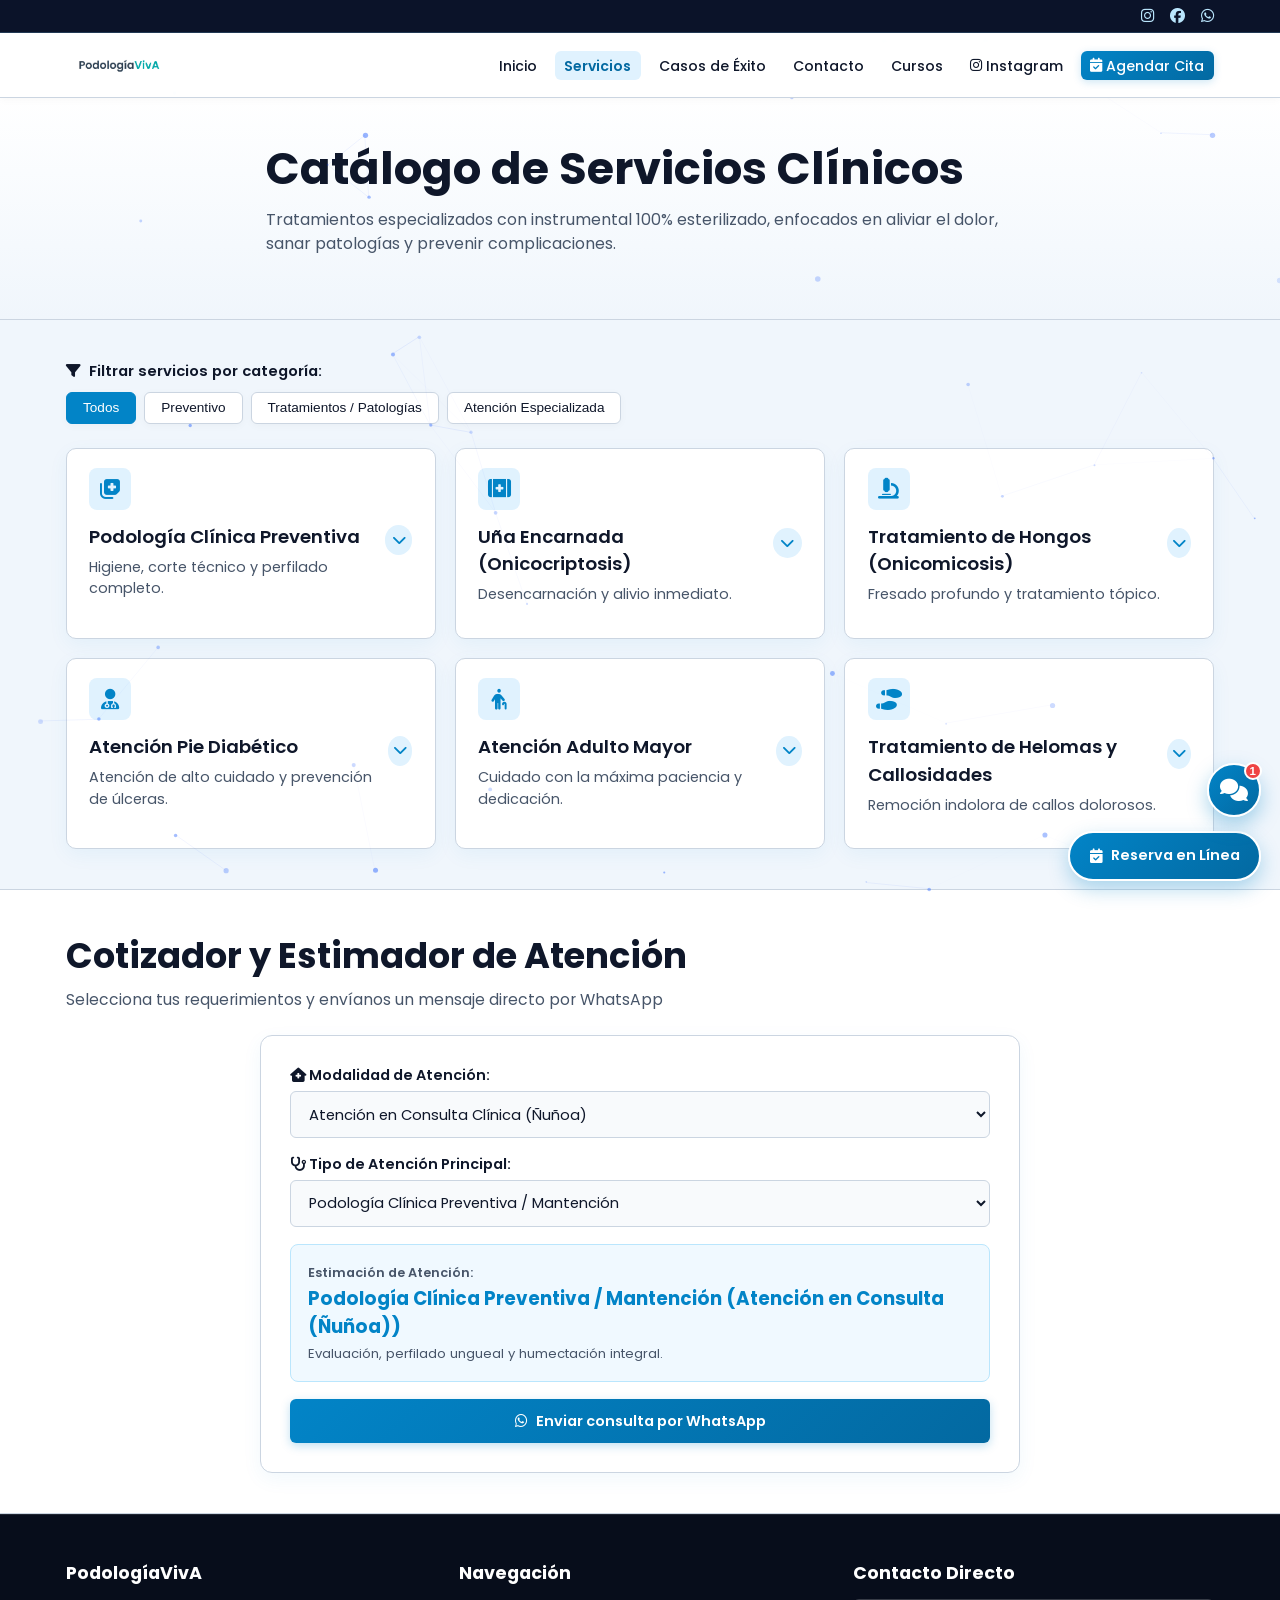
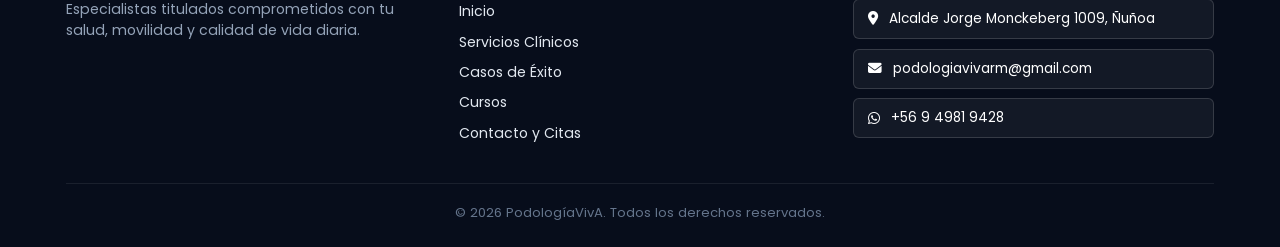
<file: servicios.html>
<!DOCTYPE html>
<html lang="es">
<head>
    <meta charset="UTF-8">
    <meta name="viewport" content="width=device-width, initial-scale=1.0">
    <title>Servicios Clínicos Especializados | Podología VivA</title>
    <!-- Google Fonts & Font Awesome -->
    <link href="https://fonts.googleapis.com/css2?family=Poppins:wght@300;400;500;600;700&display=swap" rel="stylesheet">
    <link rel="stylesheet" href="https://cdnjs.cloudflare.com/ajax/libs/font-awesome/6.4.0/css/all.min.css">
    <link rel="stylesheet" href="style.css">
    <link rel="icon" href="logo.png?v=1" type="image/png">
    <meta name="description" content="Servicios clínicos de podología profesional en Ñuñoa y a domicilio: uña encarnada, pie diabético, hongos y más.">
</head>
<body>

    <!-- Header Top Bar -->
    <header class="top-bar">
        <div class="container top-bar-content">
            <div class="top-socials">
                <a href="https://www.instagram.com/podologiaviva.cl" target="_blank" rel="noopener noreferrer" aria-label="Instagram"><i class="fa-brands fa-instagram"></i></a>
                <a href="https://www.facebook.com/Podologiaviva" target="_blank" rel="noopener noreferrer" aria-label="Facebook"><i class="fa-brands fa-facebook"></i></a>
                <a href="https://wa.me/56949819428?text=Hola%20Podología%20VivA,%20necesito%20agendar%20una%20atención" target="_blank" rel="noopener noreferrer" aria-label="WhatsApp"><i class="fa-brands fa-whatsapp"></i></a>
            </div>
        </div>
    </header>

    <nav class="navbar">
        <div class="container nav-container">
            <a href="index.html" class="logo">
                <img src="logo.png" alt="Podología VivA Logo" class="logo-img">
            </a>
            <ul class="nav-links" id="navLinks">
                <li><a href="index.html">Inicio</a></li>
                <li><a href="servicios.html" class="active">Servicios</a></li>
                <li><a href="casos_de_exito.html">Casos de Éxito</a></li>
                <li><a href="contacto.html">Contacto</a></li>
                <li><a href="cursos.html">Cursos</a></li>
                <li><a href="https://www.instagram.com/podologiaviva.cl" target="_blank" rel="noopener noreferrer" class="nav-ig"><i class="fa-brands fa-instagram"></i> Instagram</a></li>
                <li><a href="https://form-swart-eight.vercel.app/7e6d4e53-a1c4-4816-9393-ec5df99a0ef3" target="_blank" rel="noopener noreferrer" class="btn-nav"><i class="fa-solid fa-calendar-check"></i> Agendar Cita</a></li>
            </ul>
            <button class="mobile-menu-btn" id="menuToggle" aria-label="Abrir menú">
                <i class="fa-solid fa-bars"></i>
            </button>
        </div>
    </nav>

    <section class="services-hero">
        <div class="hero-overlay"></div>
        <div class="container services-hero-content">
            <h1>Catálogo de Servicios Clínicos</h1>
            <p>Tratamientos especializados con instrumental 100% esterilizado, enfocados en aliviar el dolor, sanar patologías y prevenir complicaciones.</p>
        </div>
    </section>

    <!-- Filtro de Servicios -->
    <section class="section">
        <div class="container">
            <div class="category-filter-wrapper">
                <p class="filter-label"><i class="fa-solid fa-filter"></i> Filtrar servicios por categoría:</p>
                <div class="filter-buttons">
                    <button type="button" class="filter-btn active" data-filter="all">Todos</button>
                    <button type="button" class="filter-btn" data-filter="preventivo">Preventivo</button>
                    <button type="button" class="filter-btn" data-filter="patologico">Tratamientos / Patologías</button>
                    <button type="button" class="filter-btn" data-filter="especial">Atención Especializada</button>
                </div>
            </div>

            <div class="grid-cards" id="servicesGrid">
                <details class="card card-accordion service-item" data-category="preventivo" >
                    <summary class="card-summary">
                        <div class="card-header-content">
                            <div class="card-icon"><i class="fa-solid fa-notes-medical"></i></div>
                            <h3>Podología Clínica Preventiva</h3>
                            <p class="summary-desc">Higiene, corte técnico y perfilado completo.</p>
                        </div>
                        <span class="accordion-icon"><i class="fa-solid fa-chevron-down"></i></span>
                    </summary>
                    <div class="card-details-content">
                        <hr>
                        <p>Evaluación inicial clínica, corte técnico de láminas ungueales, desbastado de durezas/hiperqueratosis, limpieza de surcos y humectación profunda con masaje relajante.</p>
                        <ul class="clinic-list">
                            <li><i class="fa-solid fa-check"></i> Duración aprox.: 45 min</li>
                            <li><i class="fa-solid fa-check"></i> Recomendado cada 30 días</li>
                        </ul>
                        <a href="https://form-swart-eight.vercel.app/7e6d4e53-a1c4-4816-9393-ec5df99a0ef3" class="btn-primary btn-sm" target="_blank" rel="noopener noreferrer"><i class="fa-solid fa-calendar-check"></i> Agendar este servicio</a>
                    </div>
                </details>

                <details class="card card-accordion service-item" data-category="patologico">
                    <summary class="card-summary">
                        <div class="card-header-content">
                            <div class="card-icon"><i class="fa-solid fa-kit-medical"></i></div>
                            <h3>Uña Encarnada (Onicocriptosis)</h3>
                            <p class="summary-desc">Desencarnación y alivio inmediato.</p>
                        </div>
                        <span class="accordion-icon"><i class="fa-solid fa-chevron-down"></i></span>
                    </summary>
                    <div class="card-details-content">
                        <hr>
                        <p>Extracción técnica de la espícula incrustada sin dolor extremo, curación antiséptica, aplicación de apósito estéril y plan de reeducación ungueal para prevenir recurrencias.</p>
                        <ul class="clinic-list">
                            <li><i class="fa-solid fa-check"></i> Tratamiento de urgencia o consulta programada</li>
                            <li><i class="fa-solid fa-check"></i> Incluye seguimiento post-procedimiento</li>
                        </ul>
                        <a href="https://form-swart-eight.vercel.app/7e6d4e53-a1c4-4816-9393-ec5df99a0ef3" class="btn-primary btn-sm" target="_blank" rel="noopener noreferrer"><i class="fa-solid fa-calendar-check"></i> Reservar Hora de Urgencia</a>
                    </div>
                </details>

                <details class="card card-accordion service-item" data-category="patologico">
                    <summary class="card-summary">
                        <div class="card-header-content">
                            <div class="card-icon"><i class="fa-solid fa-microscope"></i></div>
                            <h3>Tratamiento de Hongos (Onicomicosis)</h3>
                            <p class="summary-desc">Fresado profundo y tratamiento tópico.</p>
                        </div>
                        <span class="accordion-icon"><i class="fa-solid fa-chevron-down"></i></span>
                    </summary>
                    <div class="card-details-content">
                        <hr>
                        <p>Limpieza del canal ungueal, desbastado/fresado mecánico de la uña engrosada o dañada por micosis y orientación clínica para la aplicación de antimicóticos específicos.</p>
                        <ul class="clinic-list">
                            <li><i class="fa-solid fa-check"></i> Recupera la estética y salud de la uña</li>
                            <li><i class="fa-solid fa-check"></i> Control periódico recomendado</li>
                        </ul>
                        <a href="https://form-swart-eight.vercel.app/7e6d4e53-a1c4-4816-9393-ec5df99a0ef3" class="btn-primary btn-sm" target="_blank" rel="noopener noreferrer"><i class="fa-solid fa-calendar-check"></i> Solicitar Evaluación</a>
                    </div>
                </details>

                <details class="card card-accordion service-item" data-category="especial">
                    <summary class="card-summary">
                        <div class="card-header-content">
                            <div class="card-icon"><i class="fa-solid fa-user-doctor"></i></div>
                            <h3>Atención Pie Diabético</h3>
                            <p class="summary-desc">Atención de alto cuidado y prevención de úlceras.</p>
                        </div>
                        <span class="accordion-icon"><i class="fa-solid fa-chevron-down"></i></span>
                    </summary>
                    <div class="card-details-content">
                        <hr>
                        <p>Evaluación neurológica y vascular preventiva. Procedimientos ultra-seguros sin riesgo de heridas ni corte excesivo, asegurando el óptimo resguardo de la salud del paciente diabético.</p>
                        <ul class="clinic-list">
                            <li><i class="fa-solid fa-check"></i> Protocolos de máxima bioseguridad</li>
                            <li><i class="fa-solid fa-check"></i> Detección precoz de fisuras o zonas de presión</li>
                        </ul>
                        <a href="https://form-swart-eight.vercel.app/7e6d4e53-a1c4-4816-9393-ec5df99a0ef3" class="btn-primary btn-sm" target="_blank" rel="noopener noreferrer"><i class="fa-solid fa-calendar-check"></i> Agendar Atención Especializada</a>
                    </div>
                </details>

                <details class="card card-accordion service-item" data-category="especial">
                    <summary class="card-summary">
                        <div class="card-header-content">
                            <div class="card-icon"><i class="fa-solid fa-person-cane"></i></div>
                            <h3>Atención Adulto Mayor</h3>
                            <p class="summary-desc">Cuidado con la máxima paciencia y dedicación.</p>
                        </div>
                        <span class="accordion-icon"><i class="fa-solid fa-chevron-down"></i></span>
                    </summary>
                    <div class="card-details-content">
                        <hr>
                        <p>Atención amigable orientada a devolver el confort y la movilidad en adultos mayores. Tratamiento suave de uñas engrosadas (onicogrifosis), helomas y piel seca.</p>
                        <ul class="clinic-list">
                            <li><i class="fa-solid fa-check"></i> Disponible en Consulta Ñuñoa y a Domicilio</li>
                            <li><i class="fa-solid fa-check"></i> Ideal para mejorar el bienestar diario</li>
                        </ul>
                        <a href="https://form-swart-eight.vercel.app/7e6d4e53-a1c4-4816-9393-ec5df99a0ef3" class="btn-primary btn-sm" target="_blank" rel="noopener noreferrer"><i class="fa-solid fa-calendar-check"></i> Reservar Cita</a>
                    </div>
                </details>

                <details class="card card-accordion service-item" data-category="preventivo">
                    <summary class="card-summary">
                        <div class="card-header-content">
                            <div class="card-icon"><i class="fa-solid fa-shoe-prints"></i></div>
                            <h3>Tratamiento de Helomas y Callosidades</h3>
                            <p class="summary-desc">Remoción indolora de callos dolorosos.</p>
                        </div>
                        <span class="accordion-icon"><i class="fa-solid fa-chevron-down"></i></span>
                    </summary>
                    <div class="card-details-content">
                        <hr>
                        <p>Enucleación y retiro de helomas interdigitales o de plantar que generan dolor intenso al caminar, acompañados del pulido y suavizado de áreas con roce frecuente.</p>
                        <ul class="clinic-list">
                            <li><i class="fa-solid fa-check"></i> Alivio de la molestia de inmediato</li>
                            <li><i class="fa-solid fa-check"></i> Asesoría sobre calzado adecuado</li>
                        </ul>
                        <a href="https://form-swart-eight.vercel.app/7e6d4e53-a1c4-4816-9393-ec5df99a0ef3" class="btn-primary btn-sm" target="_blank" rel="noopener noreferrer"><i class="fa-solid fa-calendar-check"></i> Agendar Consulta</a>
                    </div>
                </details>
            </div>
        </div>
    </section>

    <!-- Cotizador -->
    <section class="section bg-light">
        <div class="container">
            <h2 class="section-title">Cotizador y Estimador de Atención</h2>
            <p class="section-subtitle">Selecciona tus requerimientos y envíanos un mensaje directo por WhatsApp</p>

            <div class="form-container widget-calculator">
                <div class="form-group">
                    <label for="calcModalidad"><i class="fa-solid fa-house-medical"></i> Modalidad de Atención:</label>
                    <select id="calcModalidad">
                        <option value="consulta">Atención en Consulta Clínica (Ñuñoa)</option>
                        <option value="domicilio">Atención a Domicilio (Santiago)</option>
                    </select>
                </div>

                <div class="form-group">
                    <label for="calcServicio"><i class="fa-solid fa-stethoscope"></i> Tipo de Atención Principal:</label>
                    <select id="calcServicio">
                        <option value="preventiva">Podología Clínica Preventiva / Mantención</option>
                        <option value="encarnada">Uña Encarnada (Tratamiento de Urgencia)</option>
                        <option value="hongos">Tratamiento de Hongos (Onicomicosis)</option>
                        <option value="diabetico">Atención Pie Diabético / Adulto Mayor</option>
                        <option value="otro">Otro motivo / Específico</option>
                    </select>
                </div>

                <!-- Campo extra para "Otro" -->
                <div class="form-group" id="calcOtroBox" style="display: none;">
                    <label for="calcInputOtro"><i class="fa-solid fa-pen-to-square"></i> Detalla tu requerimiento:</label>
                    <input type="text" id="calcInputOtro" class="assistant-input" placeholder="Ej: Reconstrucción ungueal, consulta específica...">
                </div>

                <div class="calculator-result" id="calcResultBox">
                    <p class="result-title">Estimación de Atención:</p>
                    <div class="result-value" id="calcPrice">Consulta Ñuñoa</div>
                    <p class="result-note" id="calcNote">Servicio en Box Clínico con instrumental esterilizado.</p>
                </div>

                <a href="https://wa.me/56949819428" id="calcWhatsappLink" target="_blank" rel="noopener noreferrer" class="btn-primary btn-block">
                    <i class="fa-brands fa-whatsapp"></i> Enviar consulta por WhatsApp
                </a>
            </div>
        </div>
    </section>

    <!-- Footer -->
    <footer class="footer">
        <div class="container">
            <div class="footer-grid">
                <div class="footer-col">
                    <h3>PodologíaVivA</h3>
                    <p>Especialistas titulados comprometidos con tu salud, movilidad y calidad de vida diaria.</p>
                </div>

                <div class="footer-col">
                    <h4>Navegación</h4>
                    <ul class="footer-links" style="list-style: none;">
                        <li><a href="index.html" style="color: inherit; text-decoration: none;">Inicio</a></li>
                        <li><a href="servicios.html" style="color: inherit; text-decoration: none;">Servicios Clínicos</a></li>
                        <li><a href="casos_de_exito.html" style="color: inherit; text-decoration: none;">Casos de Éxito</a></li>
                        <li><a href="cursos.html" style="color: inherit; text-decoration: none;">Cursos</a></li>
                        <li><a href="contacto.html" style="color: inherit; text-decoration: none;">Contacto y Citas</a></li>
                    </ul>
                </div>

                <div class="footer-col">
                    <h4>Contacto Directo</h4>
                    <div class="footer-contact-buttons">
                        <a href="https://maps.google.com" target="_blank" class="contact-btn-social phone-btn">
                            <i class="fas fa-map-marker-alt"></i>
                            <span>Alcalde Jorge Monckeberg 1009, Ñuñoa</span>
                        </a>
                        
                        <a href="mailto:podologiavivarm@gmail.com" class="contact-btn-social email-btn">
                            <i class="fas fa-envelope"></i>
                            <span>podologiavivarm@gmail.com</span>
                        </a>
                        
                        <a href="https://wa.me/56949819428" target="_blank" class="contact-btn-social whatsapp-btn">
                            <i class="fab fa-whatsapp"></i>
                            <span>+56 9 4981 9428</span>
                        </a>
                    </div>
                </div>
            </div>

            <div class="footer-bottom">
                <p>&copy; 2026 PodologíaVivA. Todos los derechos reservados.</p>
            </div>
        </div>
    </footer>

    <a href="https://form-swart-eight.vercel.app/7e6d4e53-a1c4-4816-9393-ec5df99a0ef3" class="whatsapp-float" target="_blank" rel="noopener noreferrer" aria-label="Reserva en Línea">
        <i class="fa-solid fa-calendar-check"></i>
        <span>Reserva en Línea</span>
    </a>
    <!-- Widget Chatbot Viviana -->
<button id="chatbot-toggle-btn" class="chatbot-toggle-btn" aria-label="Abrir asistente virtual Viviana">
    <i class="fa-solid fa-comments"></i>
    <span class="chatbot-badge-unread">1</span>
</button>

<div id="chatbot-modal" class="chatbot-modal hidden">
    <div class="chatbot-header">
        <div class="chatbot-avatar-info">
            <div class="status-dot"></div>
            <div>
                <h4 class="chatbot-title">Viviana</h4>
                <p class="chatbot-subtitle">Asistente Podología VivA</p>
            </div>
        </div>
        <button id="chatbot-close-btn" class="chatbot-close-btn" aria-label="Cerrar chat">&times;</button>
    </div>

    <div id="chatbot-messages" class="chatbot-messages">
        <div class="chat-bubble bot-bubble">
            ¡Hola! 👋 Soy Viviana, tu asistente virtual en <strong>Podología VivA</strong>. ¿En qué te puedo ayudar hoy o necesitas agendar una atención?
        </div>
    </div>

    <div class="chatbot-input-container">
        <input type="text" id="chatbot-input" placeholder="Escribe tu consulta aquí..." autocomplete="off">
        <button id="chatbot-send-btn" class="chatbot-send-btn">
            <i class="fa-solid fa-paper-plane"></i>
        </button>
    </div>
</div>

    <script src="script.js"></script>
</body>
</html>
</file>
<file: style.css>
/* ===================================================
   VARIABLES Y CONFIGURACIÓN GLOBAL (Compacto y Unido)
   =================================================== */
:root {
    --bg-color: #f0f6fc;
    --surface-color: #ffffff;
    --text-color: #0f172a;
    --text-muted: #475569;
    --border-color: #cbd5e1;
    --accent-color: #0284c7;
    --accent-hover: #0369a1;
    --sky-accent: #e0f2fe;
    --sky-border: #7dd3fc;
    --badge-bg: #e0f2fe;
    --badge-text: #0369a1;
    --shadow-elegant: 0 6px 20px rgba(2, 132, 199, 0.06);
    --shadow-sm: 0 2px 8px rgba(15, 23, 42, 0.03);
    --transition: all 0.3s cubic-bezier(0.16, 1, 0.3, 1);
}

* {
    margin: 0;
    padding: 0;
    box-sizing: border-box;
    -webkit-tap-highlight-color: transparent;
}

html {
    scroll-behavior: smooth;
}

body {
    font-family: 'Poppins', sans-serif;
    background-color: var(--bg-color);
    color: var(--text-color);
    line-height: 1.5;
    overflow-x: hidden;
    position: relative;
}

#particle-canvas {
    position: fixed;
    top: 0;
    left: 0;
    width: 100vw;
    height: 100vh;
    pointer-events: none;
    z-index: 999;
}

.skip-link {
    position: absolute;
    top: -40px;
    left: 0;
    background: var(--accent-color);
    color: var(--surface-color);
    padding: 6px;
    z-index: 1005;
}

.skip-link:focus {
    top: 0;
}

.container {
    width: 100%;
    max-width: 1180px;
    margin: 0 auto;
    padding: 0 1rem;
    position: relative;
    z-index: 2;
}

/* ===================================================
   TOP BAR
   =================================================== */
.top-bar {
    background-color: #0b1329;
    color: #e0f2fe;
    padding: 0.3rem 0;
    font-size: 0.8rem;
    border-bottom: 1px solid rgba(125, 211, 252, 0.2);
    width: 100%;
    position: relative;
    z-index: 1001;
}

.top-bar-content {
    display: flex;
    justify-content: flex-end;
    align-items: center;
}

.top-socials {
    display: flex;
    gap: 1rem;
}

.top-socials a {
    color: #bae6fd;
    font-size: 0.95rem;
    transition: var(--transition);
}

.top-socials a:hover {
    color: #ffffff;
}

/* ===================================================
   NAVBAR (Altura compacta)
   =================================================== */
.navbar {
    background-color: rgba(255, 255, 255, 0.95);
    backdrop-filter: blur(10px);
    border-bottom: 1px solid var(--border-color);
    position: sticky;
    top: 0;
    z-index: 1000;
    width: 100%;
    box-shadow: var(--shadow-sm);
}

.nav-container {
    display: flex;
    justify-content: space-between;
    align-items: center;
    height: 64px;
}

.logo-img {
    height: 34px;
    width: auto;
    display: block;
}

.nav-links {
    display: flex;
    list-style: none;
    align-items: center;
    gap: 0.5rem;
}

.nav-links a {
    text-decoration: none;
    color: var(--text-color);
    font-weight: 500;
    font-size: 0.88rem;
    transition: var(--transition);
    padding: 0.3rem 0.6rem;
    border-radius: 6px;
}

.nav-links a:hover, .nav-links a.active {
    background-color: var(--sky-accent);
    color: var(--accent-hover);
    font-weight: 600;
}

.btn-nav {
    background: linear-gradient(135deg, var(--accent-color), #0369a1) !important;
    color: #ffffff !important;
    border-radius: 6px !important;
    box-shadow: 0 2px 8px rgba(2, 132, 199, 0.2);
}

.mobile-menu-btn {
    display: none;
    background: var(--sky-accent);
    border: 1px solid var(--sky-border);
    color: var(--accent-color);
    font-size: 1.15rem;
    padding: 0.3rem 0.5rem;
    border-radius: 6px;
    cursor: pointer;
}

/* ===================================================
   HERO SECTIONS (Espaciado reducido)
   =================================================== */
.hero, .services-hero {
    background: linear-gradient(180deg, #ffffff 0%, var(--bg-color) 100%);
    border-bottom: 1px solid var(--border-color);
    padding: 2.8rem 0;
    position: relative;
    text-align: left;
}

.hero-overlay {
    display: none;
}

.hero-content, .services-hero-content {
    max-width: 780px;
}

.badge {
    display: inline-flex;
    align-items: center;
    gap: 0.4rem;
    background-color: var(--badge-bg);
    color: var(--badge-text);
    padding: 0.3rem 0.8rem;
    font-size: 0.78rem;
    font-weight: 600;
    margin-bottom: 0.8rem;
    border-radius: 50px;
    border: 1px solid #bae6fd;
}

h1 {
    font-size: clamp(2rem, 4.5vw, 2.8rem);
    font-weight: 700;
    line-height: 1.15;
    margin-bottom: 0.8rem;
    color: var(--text-color);
}

.hero-content p, .services-hero-content p {
    font-size: 1rem;
    color: var(--text-muted);
    margin-bottom: 1.2rem;
}

.hero-btns {
    display: flex;
    gap: 0.8rem;
    flex-wrap: wrap;
}

/* ===================================================
   BOTONES GENERALES (Compactos)
   =================================================== */
.btn-primary, .btn-secondary, .btn-submit, .card-link-btn {
    display: inline-flex;
    align-items: center;
    justify-content: center;
    gap: 0.5rem;
    padding: 0.7rem 1.2rem;
    font-weight: 600;
    font-size: 0.9rem;
    text-decoration: none;
    border-radius: 6px;
    transition: var(--transition);
    cursor: pointer;
    border: none;
}

.btn-primary {
    background: linear-gradient(135deg, var(--accent-color), #0369a1);
    color: #ffffff;
    box-shadow: 0 3px 10px rgba(2, 132, 199, 0.25);
}

.btn-primary:hover {
    transform: translateY(-1px);
    box-shadow: 0 4px 14px rgba(2, 132, 199, 0.35);
}

.btn-secondary {
    background-color: #ffffff;
    color: var(--accent-color);
    border: 1px solid #bae6fd;
    box-shadow: var(--shadow-sm);
}

.btn-secondary:hover {
    background-color: var(--sky-accent);
}

.btn-block {
    width: 100%;
}

.btn-sm {
    padding: 0.45rem 0.9rem;
    font-size: 0.82rem;
    border-radius: 6px;
}

/* ===================================================
   SECCIONES Y TARJETAS (Menos padding, juntas y unidas)
   =================================================== */
.section {
    padding: 2.5rem 0;
    border-bottom: 1px solid var(--border-color);
    position: relative;
    z-index: 2;
}

.bg-light {
    background-color: #ffffff;
}

.section-title {
    font-size: clamp(1.6rem, 3.5vw, 2.2rem);
    font-weight: 700;
    margin-bottom: 0.3rem;
    color: var(--text-color);
}

.section-subtitle {
    font-size: 0.98rem;
    color: var(--text-muted);
    margin-bottom: 1.5rem;
}

.grid-cards {
    display: grid;
    grid-template-columns: repeat(auto-fit, minmax(280px, 1fr));
    gap: 1.2rem;
}

.card {
    background-color: var(--surface-color);
    border: 1px solid var(--border-color);
    border-radius: 10px;
    box-shadow: var(--shadow-elegant);
    padding: 1.4rem;
    transition: var(--transition);
    display: flex;
    flex-direction: column;
    justify-content: space-between;
}

.card:hover {
    transform: translateY(-3px);
    box-shadow: 0 10px 25px rgba(2, 132, 199, 0.1);
    border-color: #7dd3fc;
}

.card-icon {
    font-size: 1.3rem;
    color: var(--accent-color);
    margin-bottom: 0.8rem;
    background-color: var(--sky-accent);
    width: 42px;
    height: 42px;
    border-radius: 8px;
    display: flex;
    align-items: center;
    justify-content: center;
}

.card h3 {
    font-size: 1.15rem;
    font-weight: 600;
    margin-bottom: 0.4rem;
    color: var(--text-color);
}

.summary-desc {
    color: var(--text-muted);
    font-size: 0.9rem;
    margin-bottom: 0.8rem;
}

/* Acordeones <details> más compactos */
details.card {
    padding: 0;
}

details summary {
    padding: 1.2rem 1.4rem;
    cursor: pointer;
    list-style: none;
    display: flex;
    justify-content: space-between;
    align-items: center;
}

details summary::-webkit-details-marker {
    display: none;
}

.card-summary {
    display: flex;
    width: 100%;
    justify-content: space-between;
    align-items: center;
}

.accordion-icon {
    font-size: 0.9rem;
    background-color: var(--sky-accent);
    color: var(--accent-color);
    width: 30px;
    height: 30px;
    border-radius: 50%;
    display: flex;
    align-items: center;
    justify-content: center;
    transition: transform 0.3s ease, background-color 0.3s ease;
}

details[open] .accordion-icon {
    transform: rotate(180deg);
    background-color: var(--accent-color);
    color: #ffffff;
}

.card-details-content {
    padding: 0 1.4rem 1.4rem 1.4rem;
    border-top: 1px solid var(--border-color);
    background-color: #f8fafc;
    border-bottom-left-radius: 10px;
    border-bottom-right-radius: 10px;
}

.card-link-btn {
    display: inline-block;
    margin-top: 1rem;
    background-color: var(--sky-accent);
    color: var(--accent-hover);
    padding: 0.5rem 1rem;
    font-size: 0.85rem;
    text-decoration: none;
    border-radius: 6px;
    font-weight: 600;
}

/* ===================================================
   SECCIÓN PODÓLOGA (Espaciado interno ajustado)
   =================================================== */
.section-podologa {
    padding: 2.5rem 0;
    border-bottom: 1px solid var(--border-color);
    background: linear-gradient(135deg, #f0f9ff 0%, #e0f2fe 100%);
    position: relative;
    z-index: 2;
}

.podologa-card {
    display: grid;
    grid-template-columns: 1fr 1.3fr;
    gap: 2rem;
    align-items: center;
    background-color: var(--surface-color);
    border: 1px solid #bae6fd;
    padding: 1.8rem;
    border-radius: 12px;
    box-shadow: 0 10px 30px rgba(2, 132, 199, 0.06);
}

.podologa-img-frame {
    border-radius: 10px;
    overflow: hidden;
    box-shadow: 0 6px 18px rgba(0,0,0,0.06);
}

.podologa-img {
    width: 100%;
    height: auto;
    display: block;
}

.podologa-badge-mobile {
    margin-top: 0.8rem;
    font-weight: 600;
    background: var(--sky-accent);
    color: var(--accent-hover);
    padding: 0.5rem;
    text-align: center;
    border-radius: 6px;
    font-size: 0.85rem;
}

.podologa-highlights {
    list-style: none;
    margin: 1rem 0;
    display: flex;
    flex-direction: column;
    gap: 0.5rem;
}

.podologa-highlights li {
    display: flex;
    align-items: center;
    gap: 0.6rem;
    font-weight: 500;
    font-size: 0.92rem;
    color: var(--text-color);
}

.podologa-highlights i {
    color: var(--accent-color);
    background: var(--sky-accent);
    padding: 5px;
    border-radius: 50%;
    font-size: 0.75rem;
}

/* ===================================================
   FILTROS Y FORMULARIOS COMPACTOS
   =================================================== */
.category-filter-wrapper {
    margin-bottom: 1.5rem;
}

.filter-label {
    font-weight: 600;
    margin-bottom: 0.6rem;
    display: flex;
    align-items: center;
    gap: 0.5rem;
    font-size: 0.92rem;
    color: var(--text-color);
}

.filter-buttons {
    display: flex;
    gap: 0.5rem;
    flex-wrap: wrap;
}

.filter-btn {
    background-color: var(--surface-color);
    border: 1px solid var(--border-color);
    color: var(--text-color);
    padding: 0.45rem 1rem;
    font-weight: 500;
    font-size: 0.85rem;
    cursor: pointer;
    border-radius: 6px;
    box-shadow: var(--shadow-sm);
    transition: var(--transition);
}

.filter-btn:hover, .filter-btn.active {
    background-color: var(--accent-color);
    color: #ffffff;
    border-color: var(--accent-color);
}

.form-container {
    background-color: var(--surface-color);
    border: 1px solid var(--border-color);
    border-radius: 12px;
    box-shadow: var(--shadow-elegant);
    padding: 1.8rem;
    max-width: 760px;
    margin: 0 auto;
}

.form-group {
    margin-bottom: 1rem;
}

.form-group label {
    display: block;
    font-weight: 600;
    margin-bottom: 0.3rem;
    font-size: 0.9rem;
    color: var(--text-color);
}

.form-group input, .form-group select, .form-group textarea, .assistant-input {
    width: 100%;
    padding: 0.7rem 0.9rem;
    border: 1px solid var(--border-color);
    background-color: #f8fafc;
    border-radius: 6px;
    font-family: 'Poppins', sans-serif;
    font-size: 0.92rem;
    color: var(--text-color);
    outline: none;
    transition: var(--transition);
}

.form-group input:focus, .form-group select:focus, .form-group textarea:focus, .assistant-input:focus {
    background-color: var(--surface-color);
    border-color: var(--accent-color);
    box-shadow: 0 0 0 2px rgba(2, 132, 199, 0.15);
}

.btn-submit {
    background: linear-gradient(135deg, var(--accent-color), #0369a1);
    color: var(--surface-color);
    width: 100%;
    border-radius: 6px;
    box-shadow: 0 3px 10px rgba(2, 132, 199, 0.2);
}

/* ===================================================
   ASISTENTE INTELIGENTE Y WIDGETS
   =================================================== */
.assistant-step {
    margin-top: 1.2rem;
}

.assistant-label {
    font-weight: 600;
    margin-bottom: 0.5rem;
    display: block;
    font-size: 0.92rem;
    color: var(--text-color);
}

.assistant-options {
    display: grid;
    grid-template-columns: 1fr;
    gap: 0.7rem;
}

.opt-btn {
    background-color: #f8fafc;
    border: 1px solid var(--border-color);
    padding: 0.8rem 0.9rem;
    font-weight: 500;
    text-align: left;
    cursor: pointer;
    border-radius: 8px;
    box-shadow: var(--shadow-sm);
    transition: var(--transition);
    display: flex;
    align-items: center;
    gap: 0.7rem;
    font-size: 0.9rem;
    color: var(--text-color);
}

.opt-btn:hover, .opt-btn.active {
    background-color: var(--sky-accent);
    color: var(--accent-hover);
    border-color: #7dd3fc;
}

.calculator-result {
    border: 1px solid #bae6fd;
    background-color: #f0f9ff;
    padding: 1.1rem;
    border-radius: 8px;
    margin: 1.1rem 0;
}

.result-title {
    font-weight: 600;
    font-size: 0.8rem;
    color: var(--text-muted);
}

.result-value {
    font-size: 1.15rem;
    font-weight: 700;
    margin: 0.2rem 0;
    color: var(--accent-color);
}

.result-note {
    font-size: 0.82rem;
    color: var(--text-muted);
}

/* ===================================================
   MAPAS Y UBICACIÓN
   =================================================== */
.map-card {
    display: flex;
    flex-direction: column;
    border: 1px solid var(--border-color);
    border-radius: 12px;
    box-shadow: var(--shadow-elegant);
    background-color: var(--surface-color);
    width: 100%;
    overflow: hidden;
    margin-bottom: 1rem;
}

.map-container {
    width: 100%;
    position: relative;
}

.map-container iframe {
    width: 100%;
    height: 240px;
    display: block;
    border: none;
}

.map-info {
    padding: 1.4rem;
    display: flex;
    flex-direction: column;
    justify-content: center;
    gap: 0.7rem;
    background-color: #f8fafc;
    width: 100%;
}

.map-info h3 {
    font-size: 1.1rem;
    font-weight: 700;
}

.map-info p {
    font-size: 0.9rem;
    color: var(--text-muted);
}

/* ===================================================
   FOOTER COMPACTO
   =================================================== */
.footer {
    background-color: #070d1b;
    color: #e2e8f0;
    padding: 2.8rem 0 1.5rem 0;
    border-top: 1px solid rgba(255, 255, 255, 0.1);
    position: relative;
    z-index: 2;
}

.footer-grid {
    display: grid;
    grid-template-columns: 1fr;
    gap: 2rem;
    margin-bottom: 2rem;
}

.footer-col h3, .footer-col h4 {
    font-size: 1.1rem;
    font-weight: 700;
    margin-bottom: 0.8rem;
    color: #ffffff;
}

.footer-col p {
    color: #94a3b8;
    font-size: 0.88rem;
}

.footer-links li {
    margin-bottom: 0.4rem;
}

.footer-links a {
    color: #94a3b8;
    font-size: 0.88rem;
    transition: var(--transition);
}

.footer-links a:hover {
    color: #38bdf8;
}

.footer-contact-buttons {
    display: flex;
    flex-direction: column;
    gap: 0.6rem;
}

.contact-btn-social {
    display: flex;
    align-items: center;
    gap: 0.7rem;
    background: rgba(255, 255, 255, 0.05);
    border: 1px solid rgba(255, 255, 255, 0.15);
    color: #ffffff;
    padding: 0.55rem 0.9rem;
    font-size: 0.85rem;
    text-decoration: none;
    border-radius: 6px;
    transition: var(--transition);
}

.contact-btn-social:hover {
    background: rgba(255, 255, 255, 0.1);
    border-color: #38bdf8;
}

.footer-bottom {
    border-top: 1px solid rgba(255, 255, 255, 0.08);
    padding-top: 1.2rem;
    text-align: center;
    color: #64748b;
    font-size: 0.82rem;
}

/* ===================================================
   BOTÓN FLOTANTE WHATSAPP / RESERVA
   =================================================== */
.whatsapp-float {
    position: fixed;
    bottom: 1.2rem;
    right: 1.2rem;
    background: linear-gradient(135deg, #0284c7, #0369a1);
    color: #ffffff;
    border: 2px solid #ffffff;
    padding: 0.75rem 1.2rem;
    font-weight: 600;
    font-size: 0.9rem;
    display: flex;
    align-items: center;
    gap: 0.5rem;
    text-decoration: none;
    border-radius: 50px;
    box-shadow: 0 8px 20px rgba(2, 132, 199, 0.3);
    z-index: 1000;
}

/* ===================================================
   CURSOS Y LISTAS ESPECÍFICAS
   =================================================== */
.cursos-grid, .pasos-inscripcion {
    display: grid;
    grid-template-columns: 1fr;
    gap: 1.2rem;
    margin-top: 1.2rem;
}

.paso-card {
    display: flex;
    gap: 1rem;
    align-items: flex-start;
}

.paso-num {
    background-color: var(--sky-accent);
    color: var(--accent-hover);
    font-weight: 700;
    font-size: 1rem;
    width: 38px;
    height: 38px;
    display: flex;
    align-items: center;
    justify-content: center;
    border-radius: 10px;
    flex-shrink: 0;
}

.cta-empresas {
    text-align: center;
    padding: 2.5rem 1.2rem;
    background: linear-gradient(135deg, #f0f9ff 0%, #e0f2fe 100%);
    border: 1px solid #bae6fd;
    border-radius: 12px;
}

/* ===================================================
   RESPONSIVE MEDIA QUERIES
   =================================================== */
@media (min-width: 769px) {
    .assistant-options {
        grid-template-columns: repeat(2, 1fr);
    }
    .footer-grid {
        grid-template-columns: repeat(3, 1fr);
    }
}

@media (min-width: 992px) {
    .map-card {
        display: grid;
        grid-template-columns: 1.8fr 1.2fr;
    }
    .map-info {
        border-left: 1px solid var(--border-color);
        padding: 2rem;
    }
}

@media (max-width: 768px) {
    .nav-links {
        display: none;
        flex-direction: column;
        position: absolute;
        top: 64px;
        left: 0;
        width: 100%;
        background-color: rgba(255, 255, 255, 0.98);
        backdrop-filter: blur(10px);
        border-bottom: 1px solid var(--border-color);
        padding: 1.2rem;
        box-shadow: var(--shadow-elegant);
        align-items: stretch;
        text-align: center;
    }

    .nav-links.active {
        display: flex;
    }

    .mobile-menu-btn {
        display: block;
    }

    .podologa-card {
        grid-template-columns: 1fr;
        padding: 1.4rem;
    }
}
/* ===================================================
   ESTILOS WIDGET FLOTANTE CHATBOT VIVIANA
   =================================================== */
.chatbot-toggle-btn {
    position: fixed;
    bottom: 5.2rem;
    right: 1.2rem;
    background: linear-gradient(135deg, #0284c7, #0369a1);
    color: #ffffff;
    border: 2px solid #ffffff;
    width: 54px;
    height: 54px;
    border-radius: 50%;
    display: flex;
    align-items: center;
    justify-content: center;
    font-size: 1.4rem;
    cursor: pointer;
    box-shadow: 0 8px 20px rgba(2, 132, 199, 0.35);
    z-index: 1001;
    transition: all 0.3s ease;
}

.chatbot-toggle-btn:hover {
    transform: scale(1.08);
}

.chatbot-badge-unread {
    position: absolute;
    top: -3px;
    right: -3px;
    background-color: #ef4444;
    color: #ffffff;
    font-size: 0.72rem;
    font-weight: 700;
    width: 18px;
    height: 18px;
    border-radius: 50%;
    display: flex;
    align-items: center;
    justify-content: center;
    border: 2px solid #ffffff;
}

.chatbot-modal {
    position: fixed;
    bottom: 5.2rem;
    right: 1.2rem;
    width: 360px;
    max-width: calc(100vw - 2.4rem);
    height: 480px;
    max-height: calc(100vh - 7rem);
    background-color: #ffffff;
    border-radius: 14px;
    box-shadow: 0 12px 32px rgba(15, 23, 42, 0.2);
    border: 1px solid #cbd5e1;
    display: flex;
    flex-direction: column;
    z-index: 1002;
    overflow: hidden;
    transition: all 0.3s cubic-bezier(0.16, 1, 0.3, 1);
}

.chatbot-modal.hidden {
    display: none;
}

.chatbot-header {
    background: linear-gradient(135deg, #0284c7, #0369a1);
    color: #ffffff;
    padding: 0.9rem 1.1rem;
    display: flex;
    justify-content: space-between;
    align-items: center;
}

.chatbot-avatar-info {
    display: flex;
    align-items: center;
    gap: 0.6rem;
}

.status-dot {
    width: 10px;
    height: 10px;
    background-color: #22c55e;
    border-radius: 50%;
    border: 2px solid #ffffff;
}

.chatbot-title {
    font-size: 1rem;
    font-weight: 700;
    margin: 0;
}

.chatbot-subtitle {
    font-size: 0.75rem;
    opacity: 0.9;
    margin: 0;
}

.chatbot-close-btn {
    background: transparent;
    border: none;
    color: #ffffff;
    font-size: 1.5rem;
    cursor: pointer;
    line-height: 1;
}

.chatbot-messages {
    flex: 1;
    padding: 1rem;
    overflow-y: auto;
    background-color: #f8fafc;
    display: flex;
    flex-direction: column;
    gap: 0.8rem;
}

.chat-bubble {
    max-width: 82%;
    padding: 0.7rem 0.9rem;
    font-size: 0.88rem;
    border-radius: 12px;
    line-height: 1.4;
    word-break: break-word;
}

.bot-bubble {
    background-color: #ffffff;
    color: #0f172a;
    align-self: flex-start;
    border: 1px solid #e2e8f0;
    border-bottom-left-radius: 2px;
    box-shadow: 0 2px 6px rgba(0, 0, 0, 0.03);
}

.user-bubble {
    background: linear-gradient(135deg, #0284c7, #0369a1);
    color: #ffffff;
    align-self: flex-end;
    border-bottom-right-radius: 2px;
}

.chatbot-input-container {
    display: flex;
    padding: 0.7rem;
    background-color: #ffffff;
    border-top: 1px solid #e2e8f0;
    gap: 0.5rem;
}

.chatbot-input-container input {
    flex: 1;
    padding: 0.6rem 0.8rem;
    border: 1px solid #cbd5e1;
    border-radius: 6px;
    font-size: 0.88rem;
    outline: none;
}

.chatbot-input-container input:focus {
    border-color: #0284c7;
}

.chatbot-send-btn {
    background-color: #0284c7;
    color: #ffffff;
    border: none;
    padding: 0 0.9rem;
    border-radius: 6px;
    cursor: pointer;
}
</file>
